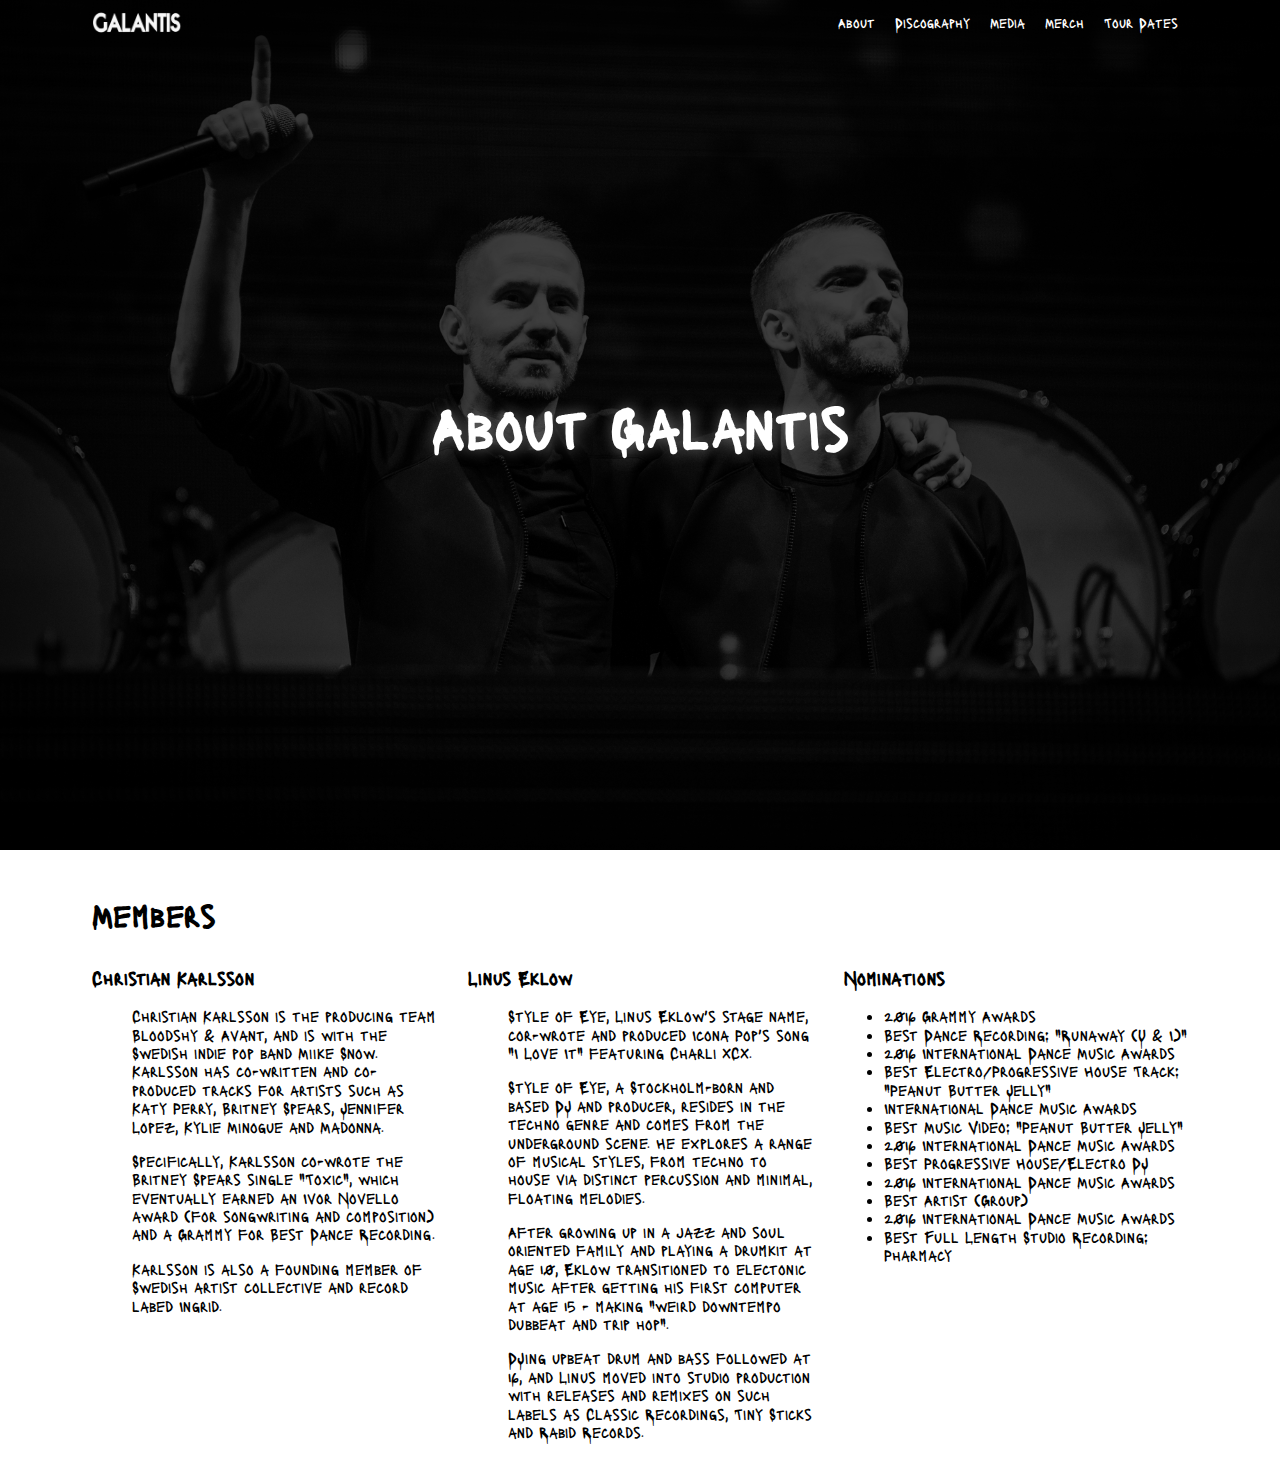
<file: about.html>
<!DOCTYPE html>
<html lang="en">
<head>
  <meta charset="UTF-8">
  <meta name="description" content="Final Project for HTML5/CSS3 Course">
  <meta name="keywords" content="HTML,CSS,JavaScript,jQuery">
  <meta name="author" content="Spencer E Gutterman">
  <meta name="viewport" content="width=device-width, initial-scale=1">
  <title>Galantis</title>
  <link rel="icon" type="image/jpg" sizes="32x32" href="./assets/images/favicon-32x32.jpg">
  <link rel="icon" type="image/jpg" sizes="16x16" href="./assets/images/favicon-16x16.jpg">
  <link rel="stylesheet" type="text/css" href="./assets/stylesheets/normalize.css" />
  <link href="https://fonts.googleapis.com/css?family=Roboto&display=swap" rel="stylesheet">
  <link href="https://fonts.googleapis.com/css?family=Lacquer&display=swap" rel="stylesheet">
  <link href="https://fonts.googleapis.com/css?family=Amatic+SC|Gloria+Hallelujah&display=swap" rel="stylesheet">
  <link rel="stylesheet" type="text/css" href="./assets/stylesheets/flexboxgrid.min.css" />
  <link rel="stylesheet" type="text/css" href="./assets/stylesheets/styles.css" />
</head>
<body>
  <div class="header">
    <div class="container">
      <div class="row">
        <div class="col-xs-12 col-sm-4">
          <a href="index.html"><img class="logo" src="./assets/images/galantishome/logoclear.png" alt="Galantis text logo" /></a>
          <div id="MenuIcon" class="mobile-menu-icon">
            <div></div>
            <div></div>
            <div></div>
          </div>
        </div>
        <nav id="MainMenu" class="col-xs-12 col-sm-8">
          <a class="active" href="about.html">About</a>
          <a href="discography.html">Discography</a>
          <a href="media.html">Media</a>
          <a href="merch.html">Merch</a>
          <a href="tour-dates.html">Tour Dates</a>
        </nav>
      </div>
    </div>
  </div>
  <main>
    <div class="page-banner about-banner">
      <h1 class="secondary-font banner-title">About Galantis</h1>
        </div>
    </section>
    <section>
      <div class="container">
        <div class="row">
          <div class="col-xs-12">
            <h1 class="section-title">Members</h1>
          </div>
          <div class="col-xs-12 col-md-4">
            <h3>Christian Karlsson</h3>
            <ul>
              <p> Christian Karlsson is the producing team Bloodshy & Avant, and is with the Swedish indie pop band Miike Snow. Karlsson has co-written and co-produced tracks for artists such as Katy Perry, Britney Spears, Jennifer Lopez, Kylie Minogue and Madonna.</p>
              <p> Specifically, Karlsson co-wrote the Britney Spears single "Toxic", which eventually earned an Ivor Novello award (for songwriting and composition) and a Grammy for Best Dance Recording. </p>
              <p> Karlsson is also a founding member of Swedish artist collective and record labed Ingrid. </p>
            </ul>

          </div>
          <div class="col-xs-12 col-md-4">
            <h3>Linus Eklow</h3>
            <ul>

                <p> Style of Eye, Linus Eklow's stage name, cor-wrote and produced Icona Pop's song "I Love It" featuring Charli XCX. </p>
                <p> Style of Eye, a Stockholm-born and based DJ and producer, resides in the techno genre and comes from the underground scene. He explores a range of musical styles, from techno to house via distinct percussion and minimal, floating melodies. </p>
                <p> After growing up in a jazz and soul oriented family and playing a drumkit at age 10, Eklow transitioned to electonic music after getting his first computer at age 15 - making "weird downtempo dubbeat and trip hop". </p>
                <p> DJing upbeat drum and bass followed at 16, and Linus moved into studio production with releases and remixes on such labels as Classic Recordings, Tiny Sticks and Rabid Records.</p>
              
            </ul>
          </div>
          <div class="col-xs-12 col-md-4">
            <h3>Nominations</h3>
            <ul>
              <li>2016 Grammy Awards</li>
              <li>Best Dance Recording: "Runaway (U & I)"</li>
              <li>2016 International Dance Music Awards</li>
              <li>Best Electro/Progressive House Track: "Peanut Butter Jelly"</li>
              <li>International Dance Music Awards</li>
              <li>Best Music Video: "Peanut Butter Jelly"</li>
              <li>2016 International Dance Music Awards</li>
              <li>Best Progressive House/Electro DJ</li>
              <li>2016 International Dance Music Awards</li>
              <li>Best Artist (Group)</li>
              <li>2016 International Dance Music Awards</li>
              <li>Best Full Length Studio Recording: Pharmacy</li>
            </ul>
          </div>
        </div>
      </div>
    </section>
    </div>
  </main>
</body>
<script src="./assets/javascripts/jquery-3.3.1.min.js"></script>
<script src="./assets/javascripts/lodash.js"></script>
<script src="./assets/javascripts/mobile-menu.js"></script>
</html>
</file>
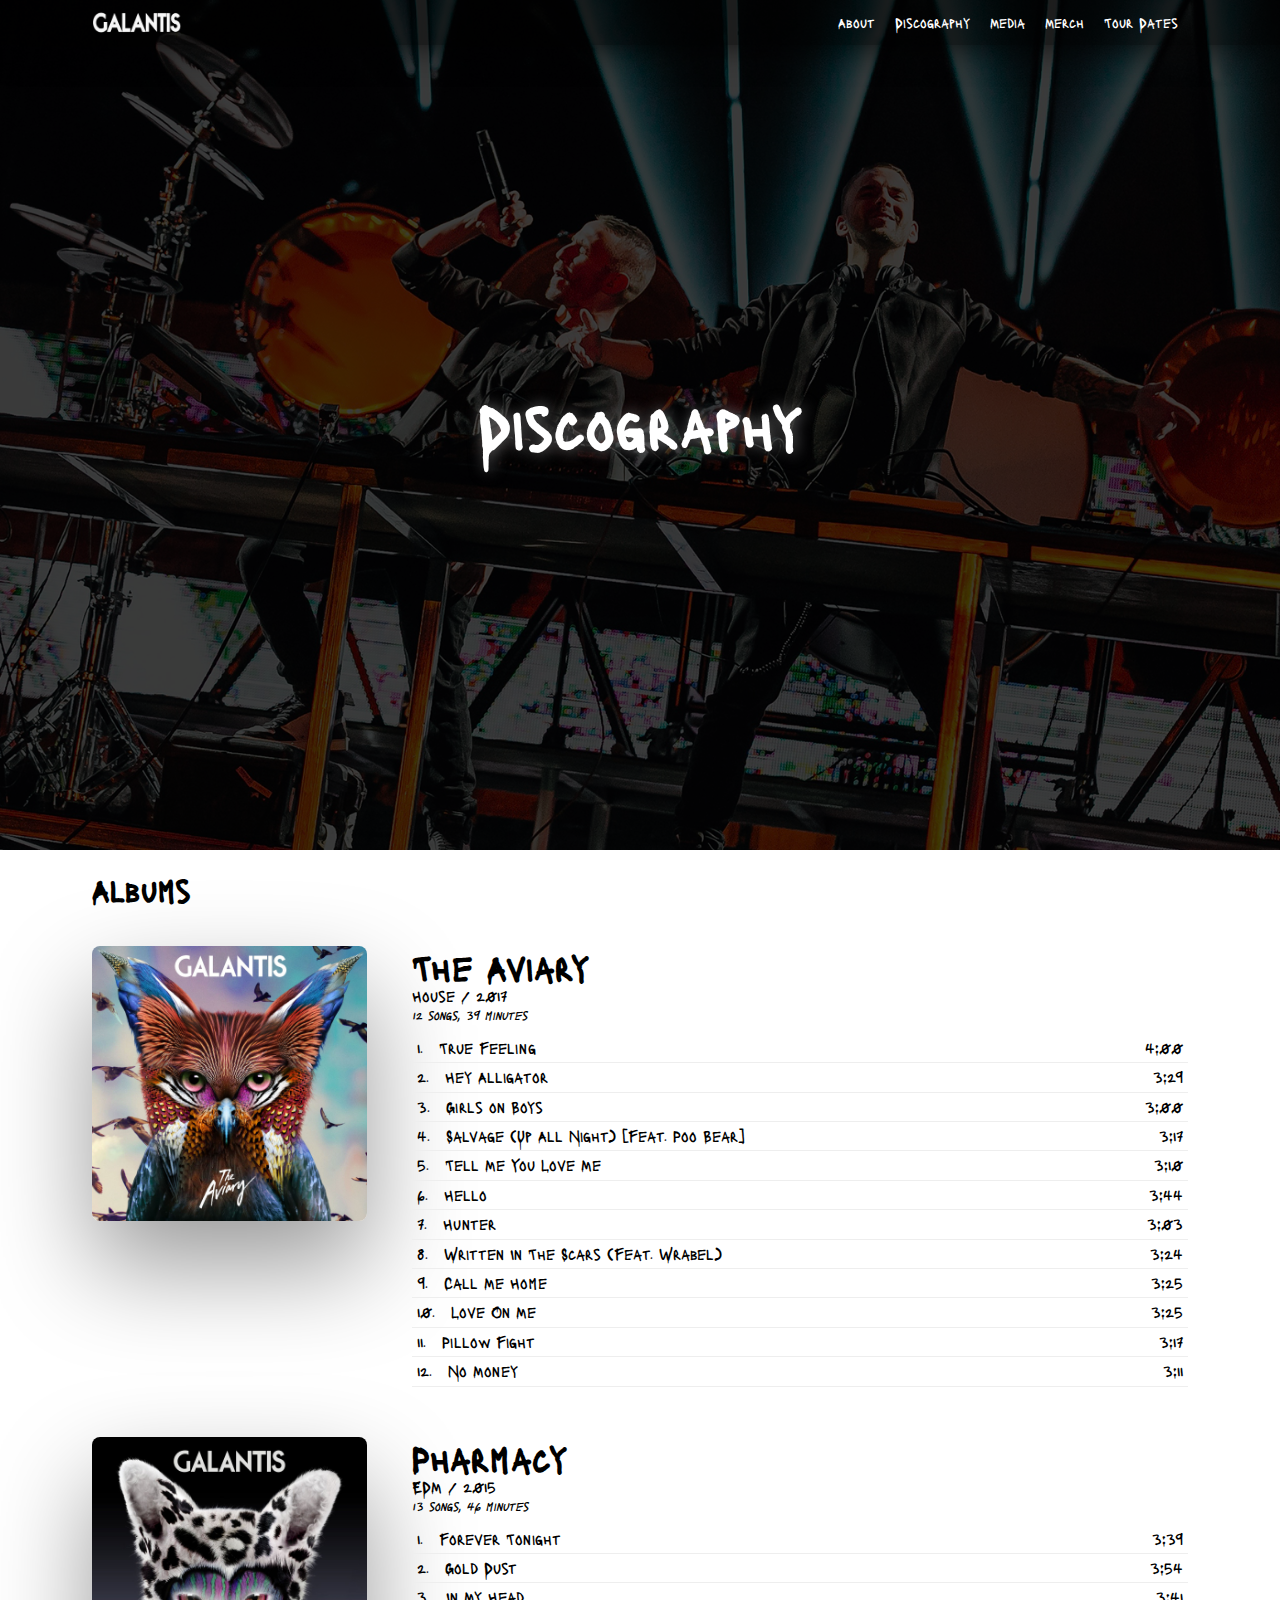
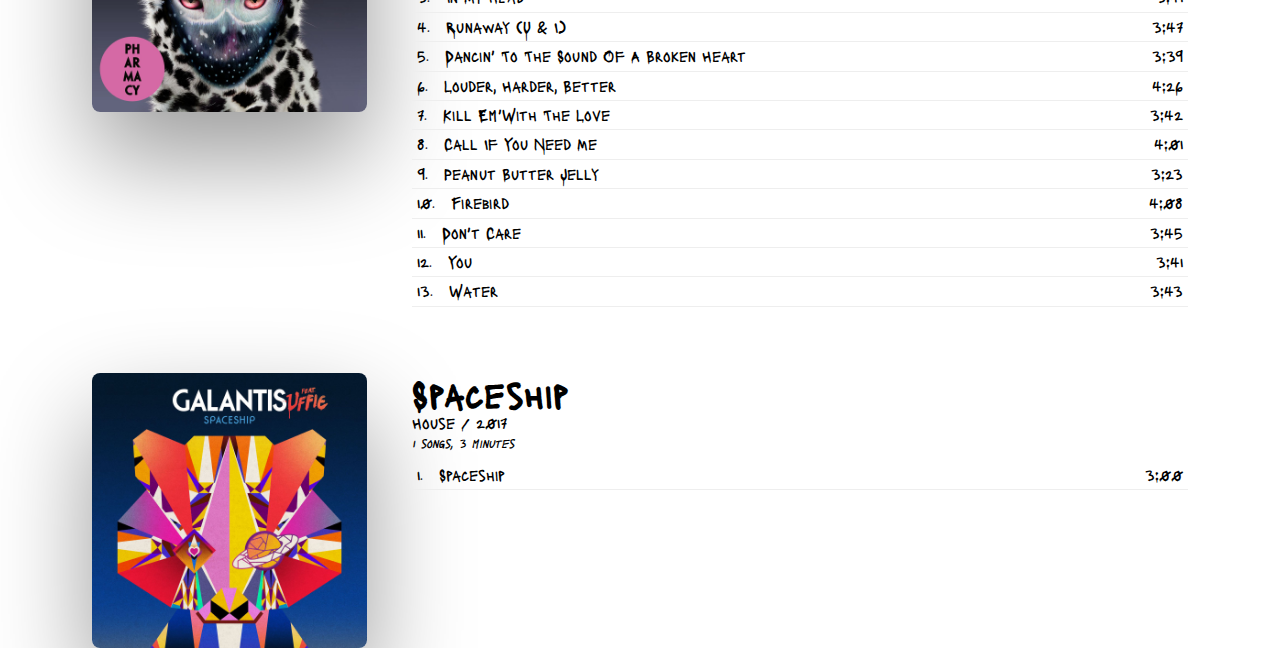
<file: discography.html>
<!DOCTYPE html>
<html lang="en">
<head>
  <meta charset="UTF-8">
  <meta name="description" content="Final Project for HTML5/CSS3 Course">
  <meta name="keywords" content="HTML,CSS,JavaScript,jQuery">
  <meta name="author" content="Spencer Gutterman">
  <meta name="viewport" content="width=device-width, initial-scale=1">
  <title>Galantis</title>
  <link rel="icon" type="image/jpg" sizes="32x32" href="./assets/images/favicon-32x32.jpg">
  <link rel="icon" type="image/jpg" sizes="16x16" href="./assets/images/favicon-16x16.jpg">
  <link rel="stylesheet" type="text/css" href="./assets/stylesheets/normalize.css" />
  <link href="https://fonts.googleapis.com/css?family=Roboto&display=swap" rel="stylesheet">
  <link href="https://fonts.googleapis.com/css?family=Lacquer&display=swap" rel="stylesheet">
  <link href="https://fonts.googleapis.com/css?family=Amatic+SC|Gloria+Hallelujah&display=swap" rel="stylesheet">
  <link rel="stylesheet" type="text/css" href="./assets/stylesheets/flexboxgrid.min.css" />
  <link rel="stylesheet" type="text/css" href="./assets/stylesheets/styles.css" />
</head>
<body class="homepage">
  <div class="header">
    <div class="container">
      <div class="row">
        <div class="col-xs-12 col-sm-4">
          <a href="index.html"><img class="logo" src="./assets/images/galantishome/logoclear.png" alt="Galantis text logo" /></a>
          <div id="MenuIcon" class="mobile-menu-icon">
            <div></div>
            <div></div>
            <div></div>
          </div>
        </div>
        <nav id="MainMenu" class="col-xs-12 col-sm-8">
          <a href="about.html">About</a>
          <a class="active" href="discography.html">Discography</a>
          <a href="media.html">Media</a>
          <a href="merch.html">Merch</a>
          <a href="tour-dates.html">Tour Dates</a>
        </nav>
      </div>
    </div>
  </div>
  <main>
    <div class="page-banner discography-banner">
      <h1 class="secondary-font banner-title">Discography</h1>
    </div>
    <div class="container">
      <div class="row">
        <div class="col-xs-12">
          <h1>Albums</h1>
        </div>
        <div class="col-xs-12">
          <div class="album">
            <img class="album-cover" src="./assets/images/galantisdiscography/the-aviary/the-aviary.jpg" alt="Skull" />
            <ul class="album-details">
              <li>
                <h2 class="album-title">The Aviary</h2>
              </li>
              <li>
                House / 2017
              </li>
              <li>
                <i style="font-size: 80%">12 songs, 39 minutes</i>
              </li>
              <ul class="track-listings">
                <li>
                  <div class="listing-left">
                    <span class="track-number">1.</span>
                    <span class="track-title">True Feeling</span>
                  </div>
                  <div class="listing-right">
                    <div class="track-time">4:00</div>
                  </div>
                </li>
                <li>
                  <div class="listing-left">
                    <span class="track-number">2.</span>
                    <span class="track-title">Hey Alligator</span>
                  </div>
                  <div class="listing-right">
                    <div class="track-time">3:29</div>
                  </div>
                </li>
                <li>
                  <div class="listing-left">
                    <span class="track-number">3.</span>
                    <span class="track-title">Girls on Boys</span>
                  </div>
                  <div class="listing-right">
                    <div class="track-time">3:00</div>
                  </div>
                </li>
                <li>
                  <div class="listing-left">
                    <span class="track-number">4.</span>
                    <span class="track-title">Salvage (Up All Night) [Feat. Poo Bear]</span>
                  </div>
                  <div class="listing-right">
                    <div class="track-time">3:17</div>
                  </div>
                </li>
                <li>
                  <div class="listing-left">
                    <span class="track-number">5.</span>
                    <span class="track-title">Tell Me You Love Me</span>
                  </div>
                  <div class="listing-right">
                    <div class="track-time">3:10</div>
                  </div>
                </li>
                <li>
                  <div class="listing-left">
                    <span class="track-number">6.</span>
                    <span class="track-title">Hello</span>
                  </div>
                  <div class="listing-right">
                    <div class="track-time">3:44</div>
                  </div>
                </li>
                <li>
                  <div class="listing-left">
                    <span class="track-number">7.</span>
                    <span class="track-title">Hunter</span>
                  </div>
                  <div class="listing-right">
                    <div class="track-time">3:03</div>
                  </div>
                </li>
                <li>
                  <div class="listing-left">
                    <span class="track-number">8.</span>
                    <span class="track-title">Written In The Scars (Feat. Wrabel)</span>
                  </div>
                  <div class="listing-right">
                    <div class="track-time">3:24</div>
                  </div>
                </li>
                <li>
                  <div class="listing-left">
                    <span class="track-number">9.</span>
                    <span class="track-title">Call Me Home</span>
                  </div>
                  <div class="listing-right">
                    <div class="track-time">3:25</div>
                  </div>
                </li>
                <li>
                  <div class="listing-left">
                    <span class="track-number">10.</span>
                    <span class="track-title">Love On Me</span>
                  </div>
                  <div class="listing-right">
                    <div class="track-time">3:25</div>
                  </div>
                </li>
                <li>
                  <div class="listing-left">
                    <span class="track-number">11.</span>
                    <span class="track-title">Pillow Fight</span>
                  </div>
                  <div class="listing-right">
                    <div class="track-time">3:17</div>
                  </div>
                </li>
                <li>
                  <div class="listing-left">
                    <span class="track-number">12.</span>
                    <span class="track-title">No Money</span>
                  </div>
                  <div class="listing-right">
                    <div class="track-time">3:11</div>
                  </div>
                </li>
              </ul>
            </ul>
          </div>
          <div class="album">
            <img class="album-cover" src="./assets/images/galantisdiscography/pharmacy/pharmacy.jpg" alt="Skull" />
            <ul class="album-details">
              <li>
                <h2 class="album-title">Pharmacy</h2>
              </li>
              <li>
                EDM / 2015
              </li>
              <li>
                <i style="font-size: 80%">13 songs, 46 minutes</i>
              </li>
              <ul class="track-listings">
                <li>
                  <div class="listing-left">
                    <span class="track-number">1.</span>
                    <span class="track-title">Forever Tonight</span>
                  </div>
                  <div class="listing-right">
                    <div class="track-time">3:39</div>
                  </div>
                </li>
                <li>
                  <div class="listing-left">
                    <span class="track-number">2.</span>
                    <span class="track-title">Gold Dust</span>
                  </div>
                  <div class="listing-right">
                    <div class="track-time">3:54</div>
                  </div>
                </li>
                <li>
                  <div class="listing-left">
                    <span class="track-number">3.</span>
                    <span class="track-title">In My Head</span>
                  </div>
                  <div class="listing-right">
                    <div class="track-time">3:41</div>
                  </div>
                </li>
                <li>
                  <div class="listing-left">
                    <span class="track-number">4.</span>
                    <span class="track-title">Runaway (U & I)</span>
                  </div>
                  <div class="listing-right">
                    <div class="track-time">3:47</div>
                  </div>
                </li>
                <li>
                  <div class="listing-left">
                    <span class="track-number">5.</span>
                    <span class="track-title">Dancin' To The Sound Of A Broken Heart</span>
                  </div>
                  <div class="listing-right">
                    <div class="track-time">3:39</div>
                  </div>
                </li>
                <li>
                  <div class="listing-left">
                    <span class="track-number">6.</span>
                    <span class="track-title">Louder, Harder, Better</span>
                  </div>
                  <div class="listing-right">
                    <div class="track-time">4:26</div>
                  </div>
                </li>
                <li>
                  <div class="listing-left">
                    <span class="track-number">7.</span>
                    <span class="track-title">Kill Em'With The Love</span>
                  </div>
                  <div class="listing-right">
                    <div class="track-time">3:42</div>
                  </div>
                </li>
                <li>
                  <div class="listing-left">
                    <span class="track-number">8.</span>
                    <span class="track-title">Call If You Need Me</span>
                  </div>
                  <div class="listing-right">
                    <div class="track-time">4:01</div>
                  </div>
                </li>
                <li>
                  <div class="listing-left">
                    <span class="track-number">9.</span>
                    <span class="track-title">Peanut Butter Jelly</span>
                  </div>
                  <div class="listing-right">
                    <div class="track-time">3:23</div>
                  </div>
                </li>
                <li>
                  <div class="listing-left">
                    <span class="track-number">10.</span>
                    <span class="track-title">Firebird</span>
                  </div>
                  <div class="listing-right">
                    <div class="track-time">4:08</div>
                  </div>
                </li>
                <li>
                  <div class="listing-left">
                    <span class="track-number">11.</span>
                    <span class="track-title">Don't Care</span>
                  </div>
                  <div class="listing-right">
                    <div class="track-time">3:45</div>
                  </div>
                </li>
                <li>
                  <div class="listing-left">
                    <span class="track-number">12.</span>
                    <span class="track-title">You</span>
                  </div>
                  <div class="listing-right">
                    <div class="track-time">3:41</div>
                  </div>
                </li>
                <li>
                  <div class="listing-left">
                    <span class="track-number">13.</span>
                    <span class="track-title">Water</span>
                  </div>
                  <div class="listing-right">
                    <div class="track-time">3:43</div>
                  </div>
                </li>
              </ul>
            </ul>
          </div>
        </div>
        <div class="col-xs-12">
          <div class="album">
            <img class="album-cover" src="./assets/images/galantisdiscography/spaceship/spaceship.jpg" alt="Skull" />
            <ul class="album-details">
              <li>
                <h2 class="album-title">Spaceship</h2>
              </li>
              <li>
                House / 2017
              </li>
              <li>
                <i style="font-size: 80%">1 songs, 3 minutes</i>
              </li>
              <ul class="track-listings">
                <li>
                  <div class="listing-left">
                    <span class="track-number">1.</span>
                    <span class="track-title">Spaceship</span>
                  </div>
                  <div class="listing-right">
                    <div class="track-time">3:00</div>
                  </div>
                </li>

                </li>
              </ul>
            </ul>
          </div>
        </div>
      </div>
    </div>
  </main>
</body>
<script src="./assets/javascripts/jquery-3.3.1.min.js"></script>
<script src="./assets/javascripts/lodash.js"></script>
<script src="./assets/javascripts/mobile-menu.js"></script>
</html>
</file>
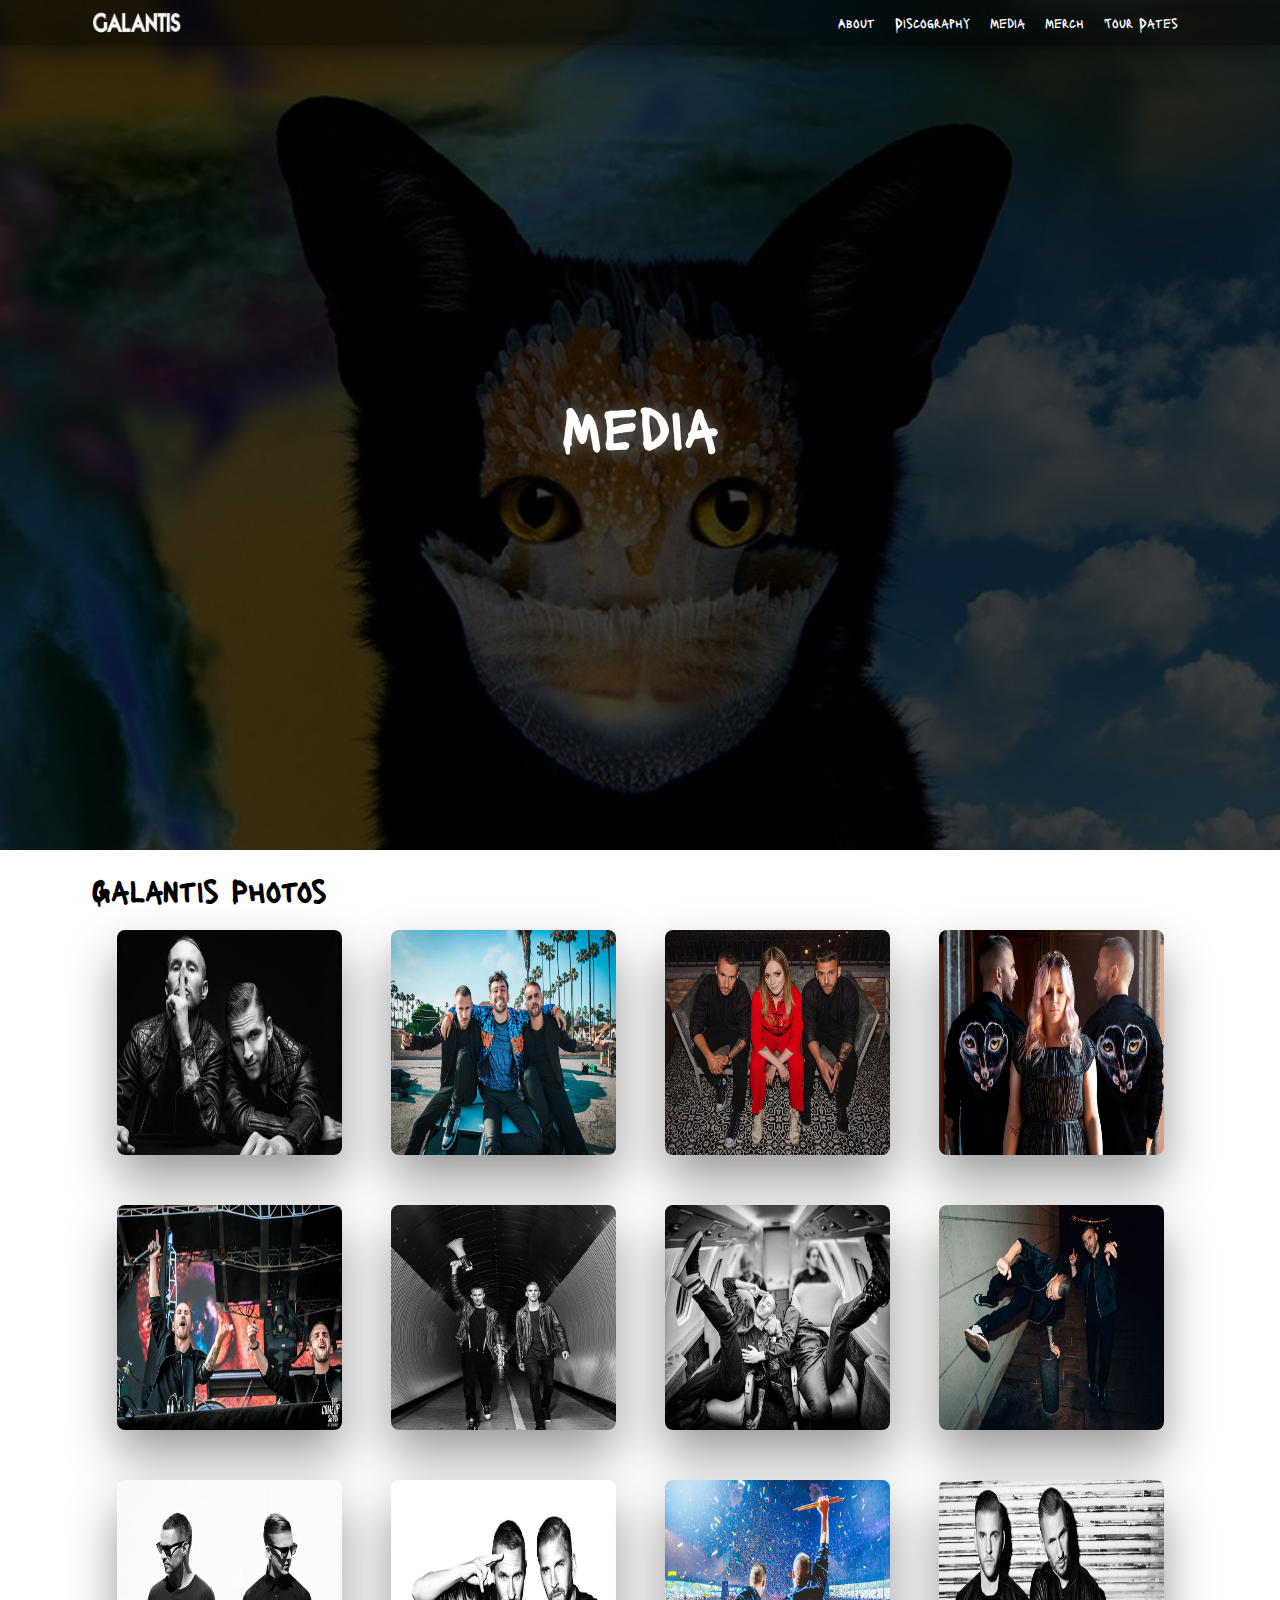
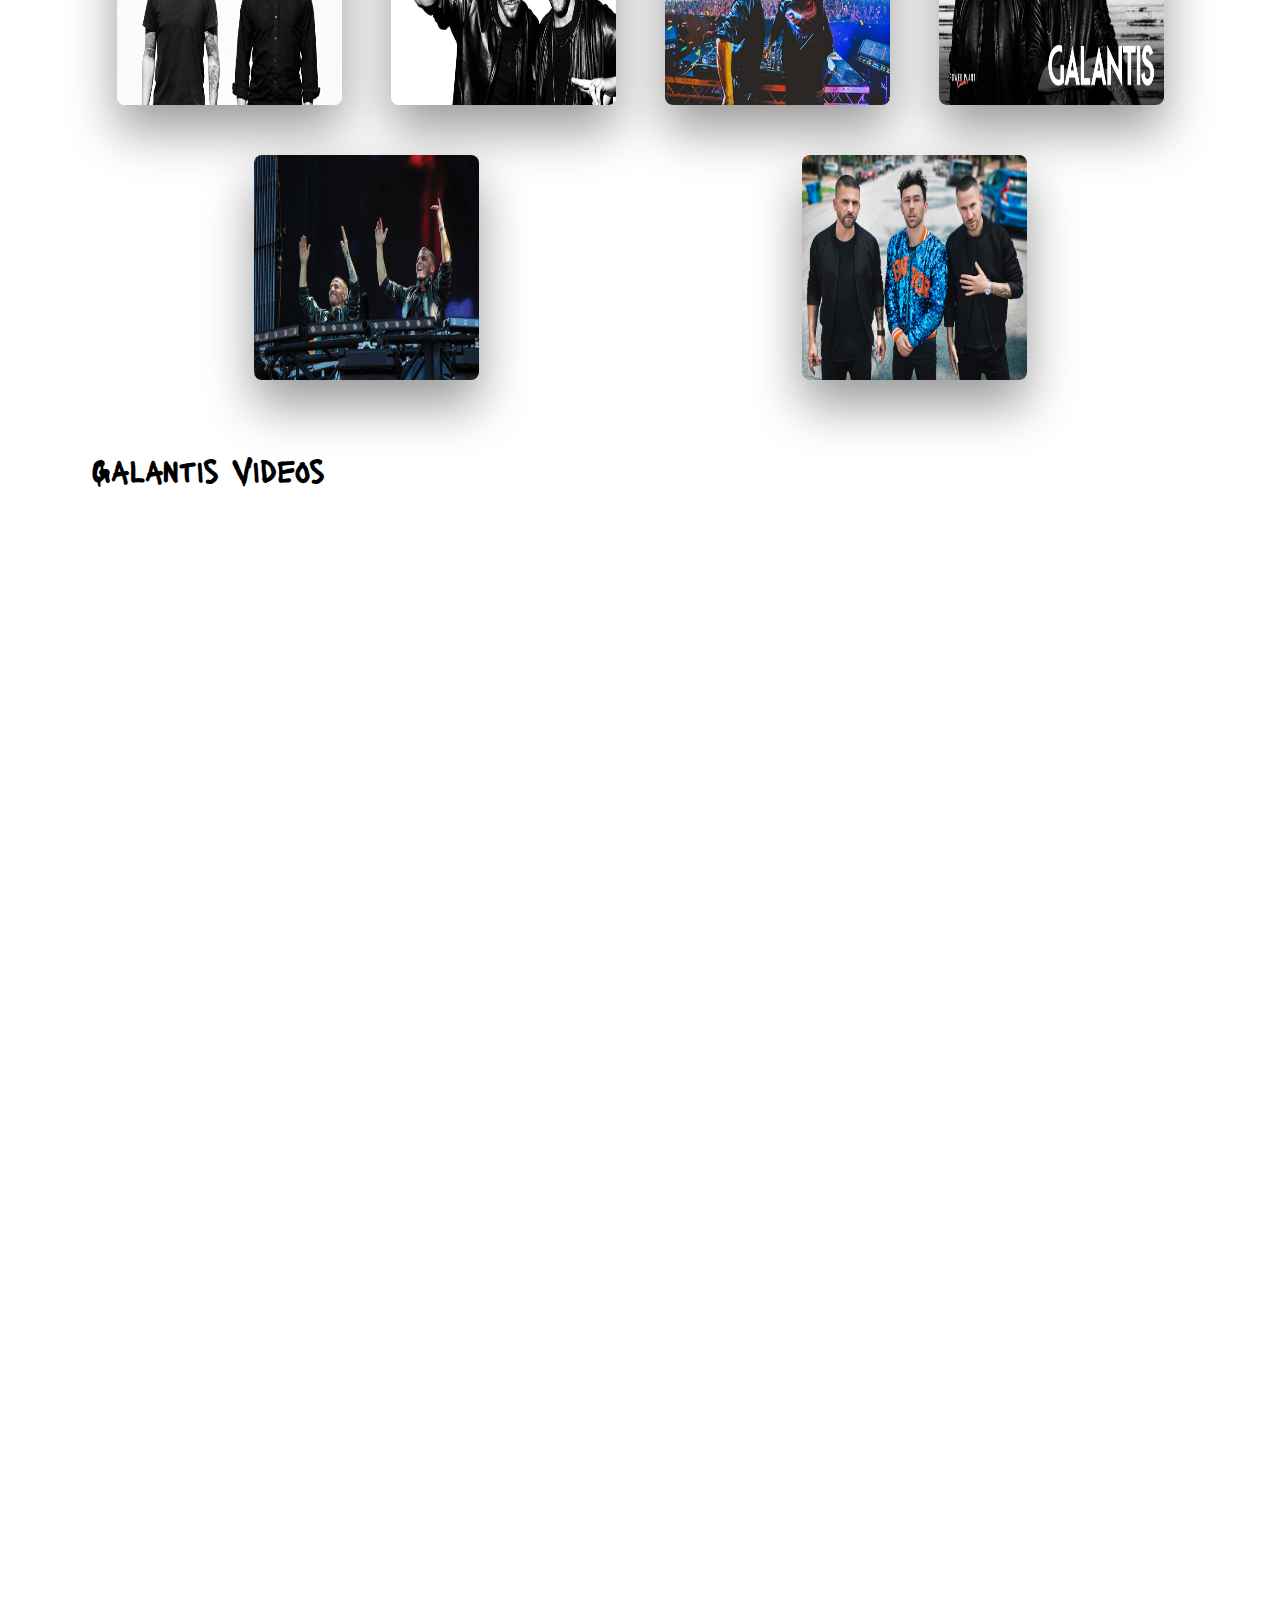
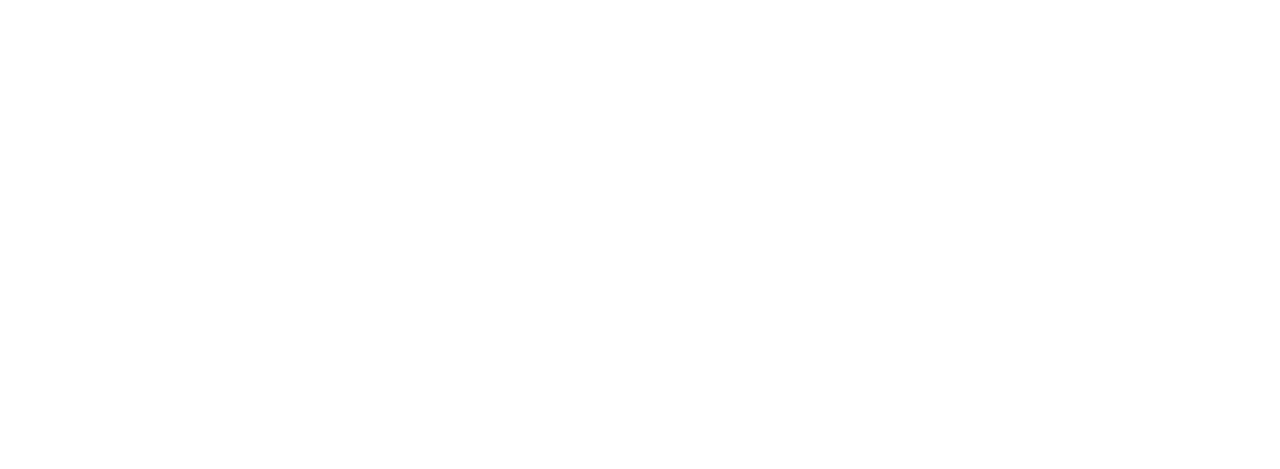
<file: media.html>
<!DOCTYPE html>
<html lang="en">
<head>
  <meta charset="UTF-8">
  <meta name="description" content="Final Project for HTML5/CSS3 Course">
  <meta name="keywords" content="HTML,CSS,JavaScript,jQuery">
  <meta name="author" content="Spencer Gutterman">
  <meta name="viewport" content="width=device-width, initial-scale=1">
  <title>Galantis</title>
  <link rel="icon" type="image/jpg" sizes="32x32" href="./assets/images/favicon-32x32.jpg">
  <link rel="icon" type="image/jpg" sizes="16x16" href="./assets/images/favicon-16x16.jpg">
  <link rel="stylesheet" type="text/css" href="./assets/stylesheets/normalize.css" />
  <link href="https://fonts.googleapis.com/css?family=Roboto&display=swap" rel="stylesheet">
  <link href="https://fonts.googleapis.com/css?family=Lacquer&display=swap" rel="stylesheet">
  <link href="https://fonts.googleapis.com/css?family=Amatic+SC|Gloria+Hallelujah&display=swap" rel="stylesheet">
  <link href="./assets/stylesheets/lightbox.min.css" rel="stylesheet" />
  <link rel="stylesheet" type="text/css" href="./assets/stylesheets/flexboxgrid.min.css" />
  <link rel="stylesheet" type="text/css" href="./assets/stylesheets/styles.css" />
</head>
<body>
  <div class="header">
    <div class="container">
      <div class="row">
        <div class="col-xs-12 col-sm-4">
          <a href="index.html"><img class="logo" src="./assets/images/galantishome/logoclear.png" alt="Galantis text logo" /></a>
          <div id="MenuIcon" class="mobile-menu-icon">
            <div></div>
            <div></div>
            <div></div>
          </div>
        </div>
        <nav id="MainMenu" class="col-xs-12 col-sm-8">
          <a href="about.html">About</a>
          <a href="discography.html">Discography</a>
          <a class="active" href="media.html">Media</a>
          <a href="merch.html">Merch</a>
          <a href="tour-dates.html">Tour Dates</a>
        </nav>
      </div>
    </div>
  </div>
  <main>
    <div class="page-banner media-banner">
      <h1 class="secondary-font banner-title">Media</h1>
    </div>
    <div class="container">
      <h1>Galantis Photos</h1>
      <div class="media-list">
        <div class="media-card-wrapper">
          <a class="media-card" href="./assets/images/galantismedia/media1.jpg" data-lightbox="galantis">
            <img src="./assets/images/galantismedia/media1.jpg" />
          </a>
        </div>
        <div class="media-card-wrapper">
          <a class="media-card" href="./assets/images/galantismedia/media2.jpg" data-lightbox="galantis">
            <img src="./assets/images/galantismedia/media2.jpg" />
          </a>
        </div>
        <div class="media-card-wrapper">
          <a class="media-card" href="./assets/images/galantismedia/media3.jpg" data-lightbox="galantis">
            <img src="./assets/images/galantismedia/media3.jpg" />
          </a>
        </div>
        <div class="media-card-wrapper">
          <a class="media-card" href="./assets/images/galantismedia/media4.jpg" data-lightbox="galantis">
            <img src="./assets/images/galantismedia/media4.jpg" />
          </a>
        </div>
        <div class="media-card-wrapper">
          <a class="media-card" href="./assets/images/galantismedia/media5.jpg" data-lightbox="galantis">
            <img src="./assets/images/galantismedia/media5.jpg" />
          </a>
        </div>
        <div class="media-card-wrapper">
          <a class="media-card" href="./assets/images/galantismedia/media6.jpg" data-lightbox="deftones">
            <img src="./assets/images/galantismedia/media6.jpg" />
          </a>
        </div>
        <div class="media-card-wrapper">
          <a class="media-card" href="./assets/images/galantismedia/media7.jpg" data-lightbox="galantis">
            <img src="./assets/images/galantismedia/media7.jpg" />
          </a>
        </div>
        <div class="media-card-wrapper">
          <a class="media-card" href="./assets/images/galantismedia/media8.jpg" data-lightbox="galantis">
            <img src="./assets/images/galantismedia/media8.jpg" />
          </a>
        </div>
        <div class="media-card-wrapper">
          <a class="media-card" href="./assets/images/galantismedia/media9.jpg" data-lightbox="galantis">
            <img src="./assets/images/galantismedia/media9.jpg" />
          </a>
        </div>
        <div class="media-card-wrapper">
          <a class="media-card" href="./assets/images/galantismedia/media10.jpg" data-lightbox="galantis">
            <img src="./assets/images/galantismedia/media10.jpg" />
          </a>
        </div>
        <div class="media-card-wrapper">
          <a class="media-card" href="./assets/images/galantismedia/media11.jpg" data-lightbox="galantis">
            <img src="./assets/images/galantismedia/media11.jpg" />
          </a>
        </div>
        <div class="media-card-wrapper">
          <a class="media-card" href="./assets/images/galantismedia/media12.jpg" data-lightbox="galantis">
            <img src="./assets/images/galantismedia/media12.jpg" />
          </a>
        </div>
        <div class="media-card-wrapper">
          <a class="media-card" href="./assets/images/galantismedia/media13.jpg" data-lightbox="galantis">
            <img src="./assets/images/galantismedia/media13.jpg" />
          </a>
        </div>
        <div class="media-card-wrapper">
          <a class="media-card" href="./assets/images/galantismedia/media14.jpg" data-lightbox="galantis">
            <img src="./assets/images/galantismedia/media14.jpg" />
          </a>
        </div>
      </div>
      <h1>Galantis Videos</h1>
      <div class="media-list">
        <iframe width="660" height="415" src="https://www.youtube.com/embed/hPG8dKAj5_k" frameborder="0" allow="accelerometer; autoplay; encrypted-media; gyroscope; picture-in-picture" allowfullscreen></iframe>
        <iframe width="660" height="315" src="https://www.youtube.com/embed/5XR7naZ_zZA" frameborder="0" allow="accelerometer; autoplay; encrypted-media; gyroscope; picture-in-picture" allowfullscreen></iframe>
        <iframe width="660" height="315" src="https://www.youtube.com/embed/4jBDnYE1WjI" frameborder="0" allow="accelerometer; autoplay; encrypted-media; gyroscope; picture-in-picture" allowfullscreen></iframe>
        <iframe width="660" height="315" src="https://www.youtube.com/embed/xUVz4nRmxn4" frameborder="0" allow="accelerometer; autoplay; encrypted-media; gyroscope; picture-in-picture" allowfullscreen></iframe>
      </div>

    </div>
  </main>
</body>
<script src="./assets/javascripts/jquery-3.3.1.min.js"></script>
<script src="./assets/javascripts/lightbox.min.js"></script>
<script src="./assets/javascripts/lodash.js"></script>
<script src="./assets/javascripts/mobile-menu.js"></script>
</html>
</file>
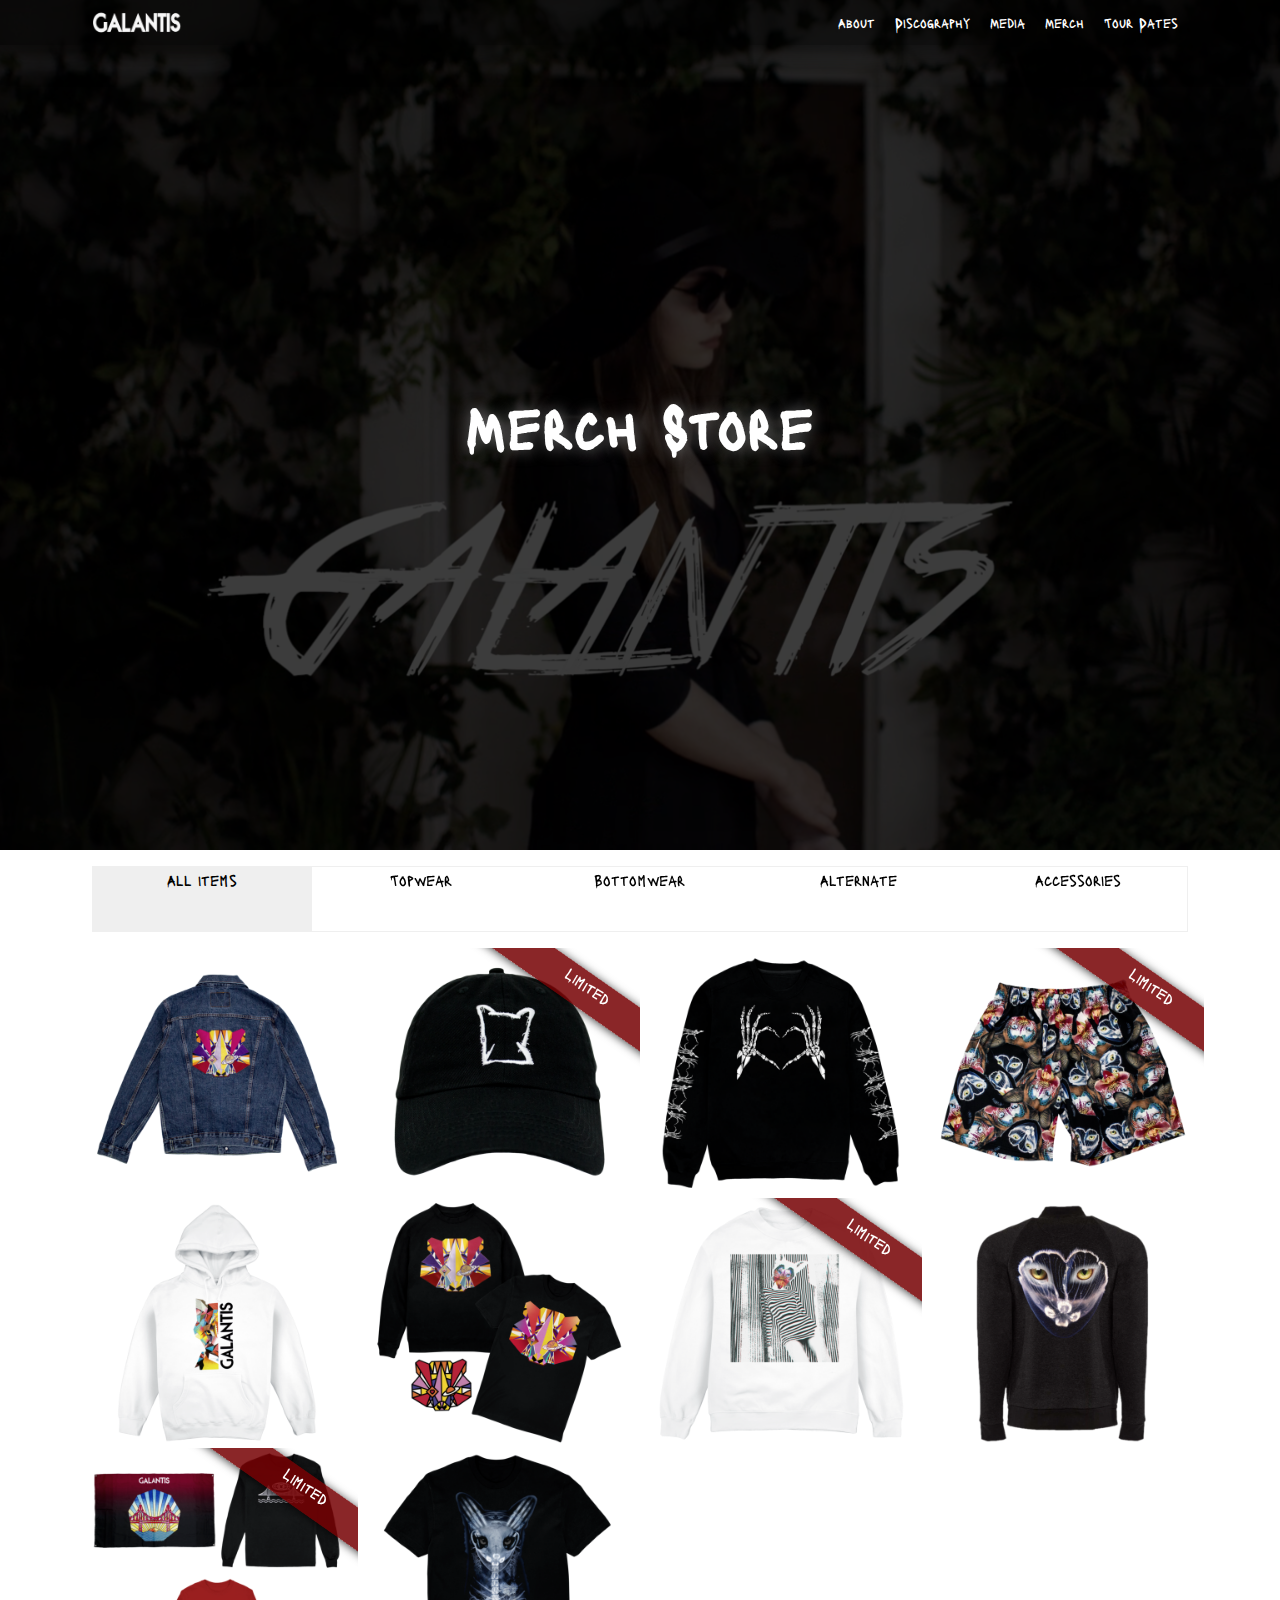
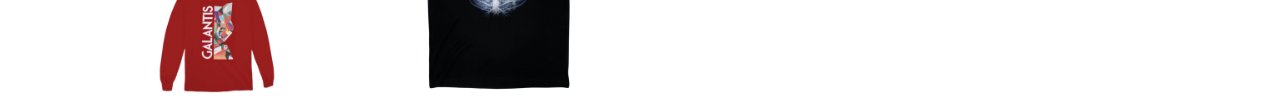
<file: merch.html>
<!DOCTYPE html>
<html lang="en">
<head>
  <meta charset="UTF-8">
  <meta name="description" content="Final Project for HTML5/CSS3 Course">
  <meta name="keywords" content="HTML,CSS,JavaScript,jQuery">
  <meta name="author" content="Spencer E Gutterman">
  <meta name="viewport" content="width=device-width, initial-scale=1">
  <title>Galantis</title>
  <link rel="icon" type="image/jpg" sizes="32x32" href="./assets/images/favicon-32x32.jpg">
  <link rel="icon" type="image/jpg" sizes="16x16" href="./assets/images/favicon-16x16.jpg">
  <link rel="stylesheet" type="text/css" href="./assets/stylesheets/normalize.css" />
  <link href="https://fonts.googleapis.com/css?family=Lacquer&display=swap" rel="stylesheet">
  <link rel="stylesheet" type="text/css" href="./assets/stylesheets/flexboxgrid.min.css" />
  <link rel="stylesheet" type="text/css" href="./assets/stylesheets/styles.css" />
</head>

<body>
  <div class="header">
    <div class="container">
      <div class="row">
        <div class="col-xs-12 col-sm-4">
          <a href="index.html"><img class="logo" src="./assets/images/galantishome/logoclear.png" alt="Galantis text logo" /></a>
          <div id="MenuIcon" class="mobile-menu-icon">
            <div></div>
            <div></div>
            <div></div>
          </div>
        </div>
        <nav id="MainMenu" class="col-xs-12 col-sm-8">
          <a href="about.html">About</a>
          <a href="discography.html">Discography</a>
          <a href="media.html">Media</a>
          <a class="active" href="merch.html">Merch</a>
          <a href="tour-dates.html">Tour Dates</a>
        </nav>
      </div>
    </div>
  </div>
  <main>
    <div class="page-banner merch-banner">
      <h1 class="secondary-font banner-title">Merch Store</h1>
    </div>
    <div class="container">
      <div class="row">
        <div class="col-xs-12">
          <ul class="merch-controls">
            <li data-filter="all">
              <button class="merch-ctrl-btn active all-icon">All items</button>
            </li>
            <li data-filter="topwear">
              <button class="merch-ctrl-btn">
                <span>Topwear</span>
                <img src="./assets/images/galantismerch/icons/008-shirt.svg" />
              </button>
            </li>
            <li data-filter="bottomwear">
              <button class="merch-ctrl-btn bottomwear-icon">
                <span>Bottomwear</span>
                <img src="./assets/images/galantismerch/icons/009-shorts.svg" />
              </button>
            </li>
            <li data-filter="headwear">
              <button class="merch-ctrl-btn headwear-icon">
                <span>Alternate</span>
                <img src="./assets/images/galantismerch/icons/011-sock.svg" />
              </button>
            </li>
            <li data-filter="accessories">
              <button class="merch-ctrl-btn accessories-icon">
                <span>Accessories</span>
                <img src="./assets/images/galantismerch/icons/016-tank top.svg" />
              </button>
            </li>
          </ul>
        </div>
      </div>

      <div class="filtr-container row">
        <div class="col-xs-12 col-sm-4 col-md-3 filtr-item --sold-out" data-category="topwear" data-sort="value">
          <img
            class="image-responsive"
            src="./assets/images/galantismerch/tops1.png"
            alt="Blue Galantis Jacket"
          />
        </div>
        <div class="col-xs-12 col-sm-4 col-md-3 filtr-item --limited" data-category="headwear" data-sort="value">
          <img
            class="image-responsive"
            src="./assets/images/galantismerch/hat1.png"
            alt="Black Galantis Hat"
          />
        </div>
        <div class="col-xs-12 col-sm-4 col-md-3 filtr-item --sold-out" data-category="topwear" data-sort="value">
          <img
            class="image-responsive"
            src="./assets/images/galantismerch/tops4.png"
            alt="Black Galantis Crew Jacket"
          />
        </div>
        <div class="col-xs-12 col-sm-4 col-md-3 filtr-item --limited" data-category="bottomwear" data-sort="value">
          <img
            class="image-responsive"
            src="./assets/images/galantismerch/bottoms1.png"
            alt="Black Galantis Shorts"
          />
        </div>
        <div class="col-xs-12 col-sm-4 col-md-3 filtr-item --sold-out" data-category="topwear" data-sort="value">
          <img
            class="image-responsive"
            src="./assets/images/galantismerch/tops5.png"
            alt="White Galantis Hoodie"
          />
        </div>
        <div class="col-xs-12 col-sm-4 col-md-3 filtr-item --sold-out" data-category="accessories" data-sort="value">
          <img
            class="image-responsive"
            src="./assets/images/galantismerch/bundle1.png"
            alt="Black Galantis shirts with Galantis stickers"
          />
        </div>
        <div class="col-xs-12 col-sm-4 col-md-3 filtr-item --limited" data-category="topwear" data-sort="value">
          <img
            class="image-responsive"
            src="./assets/images/galantismerch/tops6.png"
            alt="White Galantis Jacket"
          />
        </div>
        <div class="col-xs-12 col-sm-4 col-md-3 filtr-item --sold-out" data-category="topwear" data-sort="value">
          <img
            class="image-responsive"
            src="./assets/images/galantismerch/tops2.png"
            alt="Long sleeve black Galantis shirt and Crew Sweater"
          />
        </div>
        <div class="col-xs-12 col-sm-4 col-md-3 filtr-item --limited" data-category="accessories" data-sort="value">
          <img
            class="image-responsive"
            src="./assets/images/galantismerch/bundle2.png"
            alt="Black Galantis shirts with poster"
          />
        </div>
        <div class="col-xs-12 col-sm-4 col-md-3 filtr-item --sold-out" data-category="topwear" data-sort="value">
          <img
            class="image-responsive"
            src="./assets/images/galantismerch/tops3.png"
            alt="Black Galantis shirt with skull fox"
          />
        </div>
      </div>
    </div>
  </main>
</body>
<script src="./assets/javascripts/jquery-3.3.1.min.js"></script>
<script src="./assets/javascripts/jquery.filterizr.min.js"></script>
<script src="./assets/javascripts/lodash.js"></script>
<script src="./assets/javascripts/mobile-menu.js"></script>
<script>
  $(document).ready(function() {
    $('.filtr-container').filterizr({});
    $('.merch-ctrl-btn').click(function(){
      if($(this).hasClass('active')){
        return false;
      } else {
        $('.merch-ctrl-btn').removeClass('active');
        $(this).addClass('active');
      }
    })
  });
</script>

</html>
</file>
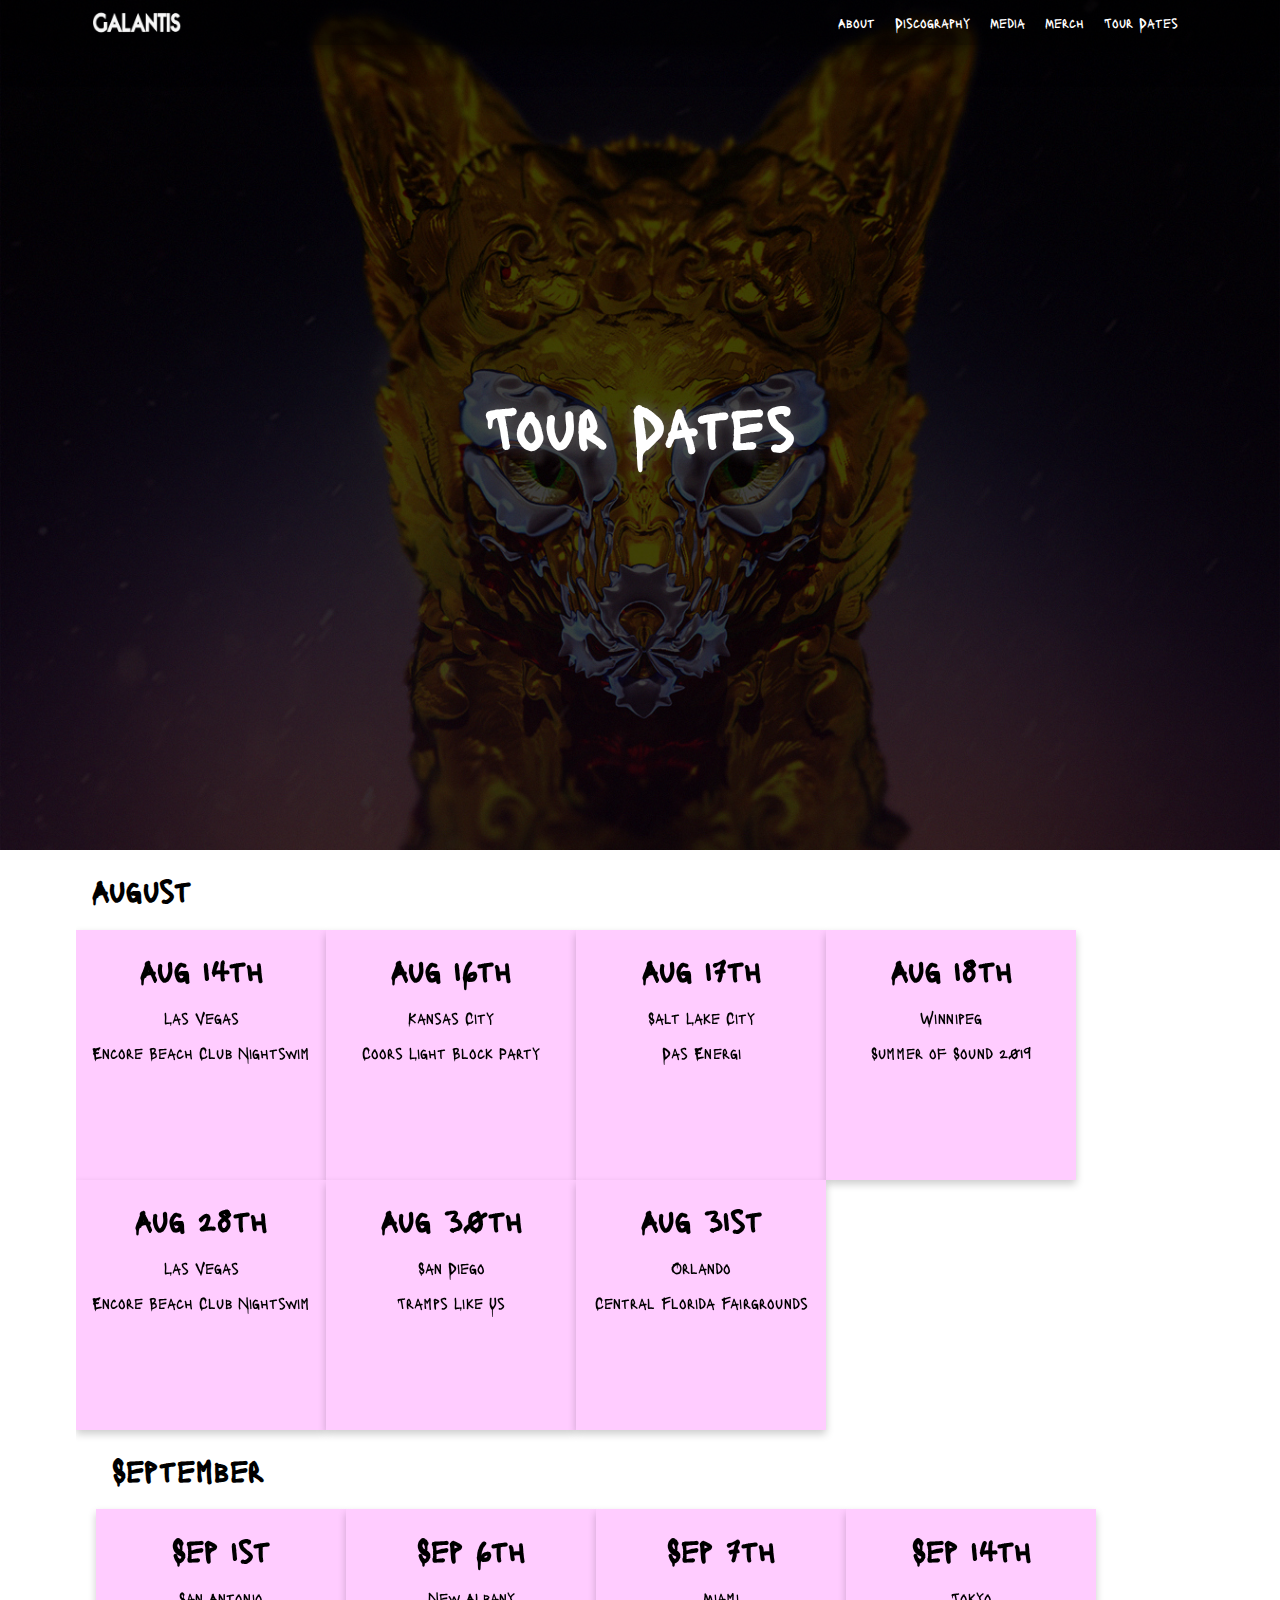
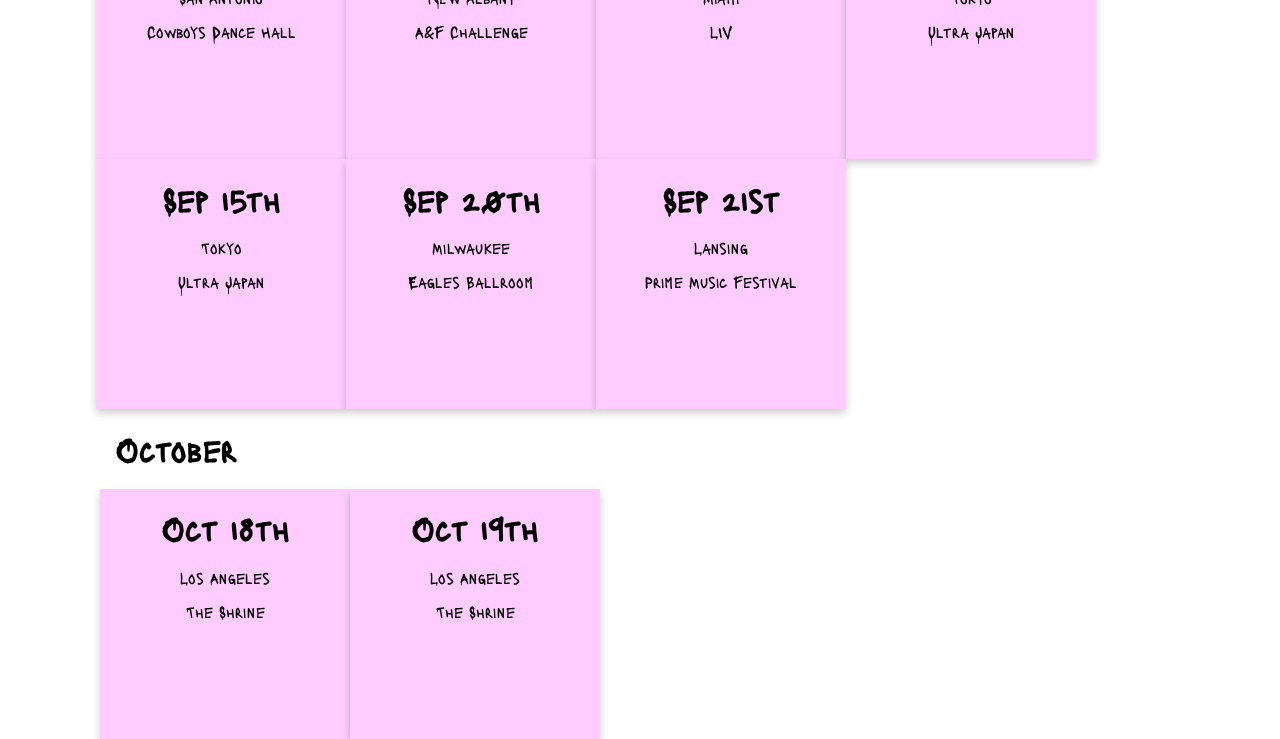
<file: tour-dates.html>
<!DOCTYPE html>
<html lang="en">
<head>
  <meta charset="UTF-8">
  <meta name="description" content="Final Project for HTML5/CSS3 Course">
  <meta name="keywords" content="HTML,CSS,JavaScript,jQuery">
  <meta name="author" content="Spencer Gutterman">
  <meta name="viewport" content="width=device-width, initial-scale=1">
  <style>

  * {
    box-sizing: border-box;
  }

  body

  /* Float four columns side by side */
  .column {
    float: left;
    width: 25%;
    padding: 0 10px;
  }

  /* Remove extra left and right margins, due to padding */
  .row {margin: 0 -5px;}

  /* Clear floats after the columns */
  .row:after {
    content: "";
    display: table;
    clear: both;
  }

  /* Responsive columns */
  @media screen and (max-width: 800px) {
    .column {
      width: 100%;
      display: block;
      margin-bottom: 10px;
    }
  }

  /* Style the counter cards */
  .card {
    box-shadow: 0 4px 8px 0 rgba(0, 0, 0, 0.2);
    padding: 64px;
    text-align: center;
    background-color: #ffccff;
  }
  {
    font-family: Arial, Helvetica, sans-serif;
  }

  .flip-card {
    background-color: transparent;
    width: 250px;
    height: 250px;
    perspective: 1000px;
  }

  .flip-card-inner {
    position: relative;
    width: 100%;
    height: 100%;
    text-align: center;
    transition: transform 0.6s;
    transform-style: preserve-3d;
    box-shadow: 0 4px 8px 0 rgba(0,0,0,0.2);
  }

  .flip-card:hover .flip-card-inner {
    transform: rotateY(180deg);
  }

  .flip-card-front, .flip-card-back {
    position: absolute;
    width: 100%;
    height: 100%;
    backface-visibility: hidden;
  }

  .flip-card-front {
    background-color: #ffccff;
    color: black;
    text-align: center;
  }

  .flip-card-back {
    background-color: #ffccff;
    color: black;
    transform: rotateY(180deg);
    text-align: center;
    padding: 70px;
  }

  </style>
  <title>Galantis</title>
  <link rel="stylesheet" type="text/css" href="./assets/stylesheets/normalize.css" />
  <link rel="icon" type="image/jpg" sizes="32x32" href="./assets/images/favicon-32x32.jpg">
  <link rel="icon" type="image/jpg" sizes="16x16" href="./assets/images/favicon-16x16.jpg">
  <link href="https://fonts.googleapis.com/css?family=Roboto&display=swap" rel="stylesheet">
  <link href="https://fonts.googleapis.com/css?family=Lacquer&display=swap" rel="stylesheet">
  <link href="https://fonts.googleapis.com/css?family=Amatic+SC|Gloria+Hallelujah&display=swap" rel="stylesheet">
  <link rel="stylesheet" type="text/css" href="./assets/stylesheets/flexboxgrid.min.css" />
  <link rel="stylesheet" type="text/css" href="./assets/stylesheets/styles.css" />
</head>
<body>
  <div class="header">
    <div class="container">
      <div class="row">
        <div class="col-xs-12 col-sm-4">
          <a href="index.html"><img class="logo" src="./assets/images/galantishome/logoclear.png" alt="Galantis text logo" /></a>
          <div id="MenuIcon" class="mobile-menu-icon">
            <div></div>
            <div></div>
            <div></div>
          </div>
        </div>
        <nav id="MainMenu" class="col-xs-12 col-sm-8">
          <a href="about.html">About</a>
          <a href="discography.html">Discography</a>
          <a href="media.html">Media</a>
          <a href="merch.html">Merch</a>
          <a class="active" href="tour-dates.html">Tour Dates</a>
        </nav>
      </div>
    </div>
  </div>
  <main>
    <div class="page-banner tour-dates-banner">
      <h1 class="secondary-font banner-title">Tour Dates</h1>
    </div>

    <div class="container">
      <div class="row">
          <div class="col-xs-12" style="overflow-x:auto;">
            <table style="width: 100%; min-width: 1200px">
          <h1></h1>
        </div>

        <h1> August </h1>
        <div class="row">

          <div class="flip-card"">
            <div class="flip-card-inner">
              <div class="flip-card-front">
                <h1>Aug 14th</h1>
                <p>Las Vegas</p>
                <p>Encore Beach Club Nightswim</p>
              </div>
              <div class="flip-card-back">
                <h2><a href="https://www.tixr.com/groups/ebcatnight/events/wynn-las-vegas-galantis-nightswim-13285" target="_blank">Purchase Tickets</a>
                </h2>
              </div>
            </div>
          </div>

          <div class="flip-card">
            <div class="flip-card-inner">
              <div class="flip-card-front">
                <h1>Aug 16th</h1>
                <p> Kansas City</p>
                <p>Coors Light Block Party</p>
              </div>
              <div class="flip-card-back">
                <h2><a href="http://www.powerandlightdistrict.com/events/20190816_-galantis" target="_blank">Purchase Tickets</a>
                </h2>
              </div>
            </div>
          </div>

          <div class="flip-card">
            <div class="flip-card-inner">
              <div class="flip-card-front">
                <h1>Aug 17th</h1>
                <p>Salt Lake City</p>
                <p>Das Energi</p>
              </div>
              <div class="flip-card-back">
                <h2><a href="https://dasenergifestival.com/tickets/" target="_blank">Purchase Tickets</a>
                </h2>
              </div>
            </div>
          </div>

          <div class="flip-card">
            <div class="flip-card-inner">
              <div class="flip-card-front">
                <h1>Aug 18th</h1>
                <p>Winnipeg</p>
                <p>Summer of Sound 2019</p>
              </div>
              <div class="flip-card-back">
                <h2><a href="https://www.summerofsound.ca/" target="_blank">Purchase Tickets</a>
                </h2>
              </div>
            </div>
          </div>

          <div class="flip-card">
            <div class="flip-card-inner">
              <div class="flip-card-front">
                <h1>Aug 28th</h1>
                <p>Las Vegas</p>
                <p>Encore Beach Club Nightswim</p>
              </div>
              <div class="flip-card-back">
                <h2><a href="https://www.tixr.com/groups/ebcatnight/events/wynn-las-vegas-galantis-nightswim-13290" target="_blank">Purchase Tickets</a>
                </h2>
              </div>
            </div>
          </div>


          <div class="flip-card">
            <div class="flip-card-inner">
              <div class="flip-card-front">
                <h1>Aug 30th</h1>
                <p>San Diego</p>
                <p>Tramps Like Us</p>
              </div>
              <div class="flip-card-back">
                <h2><a href="https://www.eventbrite.com/e/tramps-like-us-tickets-62738954903?_eboga=909231622.1561127996" target="_blank">Purchase Tickets</a>
                </h2>
              </div>
            </div>
          </div>

          <div class="flip-card">
            <div class="flip-card-inner">
              <div class="flip-card-front">
                <h1>Aug 31st</h1>
                <p>Orlando</p>
                <p>Central Florida Fairgrounds</p>
              </div>
              <div class="flip-card-back">
                <h2><a href="https://wl.seetickets.us/event/Frequency-Burst-ORLANDO/385442?afflky=DiscoDonnie" target="_blank">Purchase Tickets</a>
                </h2>
              </div>
            </div>
          </div>
</div>
</div>


<div class="container">


<h1> September </h1>
<div class="row">
          <div class="flip-card">
            <div class="flip-card-inner">
              <div class="flip-card-front">
                <h1>Sep 1st</h1>
                <p>San Antonio</p>
                <p>Cowboys Dance Hall</p>

              </div>
              <div class="flip-card-back">
                <h2><a href="https://wl.seetickets.us/event/Galantis-SAN-ANTONIO/388351?afflky=DiscoDonnie" target="_blank">Purchase Tickets</a>
                </h2>
              </div>
            </div>
          </div>

          <div class="flip-card">
            <div class="flip-card-inner">
              <div class="flip-card-front">
                <h1>Sep 6th</h1>
                <p>New Albany</p>
                <p>A&F Challenge</p>

              </div>
              <div class="flip-card-back">
                <h2><a href="https://anfchallenge.org/" target="_blank">Purchase Tickets</a>
                </h2>
              </div>
            </div>
          </div>

          <div class="flip-card">
            <div class="flip-card-inner">
              <div class="flip-card-front">
                <h1>Sep 7th</h1>
                <p>Miami</p>
                <p>LIV</p>

              </div>
              <div class="flip-card-back">
                <h2><a href="https://www.tixr.com/groups/liv/events/galantis-14554" target="_blank">Purchase Tickets</a>
                </h2>
              </div>
            </div>
          </div>


          <div class="flip-card">
            <div class="flip-card-inner">
              <div class="flip-card-front">
                <h1>Sep 14th</h1>
                <p>Tokyo</p>
                <p>Ultra Japan</p>

              </div>
              <div class="flip-card-back">
                <h2><a href="https://ultrajapan.com/" target="_blank">Purchase Tickets</a>
                </h2>
              </div>
            </div>
          </div>

          <div class="flip-card">
            <div class="flip-card-inner">
              <div class="flip-card-front">
                <h1>Sep 15th</h1>
                <p>Tokyo</p>
                <p>Ultra Japan</p>

              </div>
              <div class="flip-card-back">
                <h2><a href="https://ultrajapan.com/" target="_blank">Purchase Tickets</a>
                </h2>
              </div>
            </div>
          </div>

          <div class="flip-card">
            <div class="flip-card-inner">
              <div class="flip-card-front">
                <h1>Sep 20th</h1>
                <p>Milwaukee</p>
                <p>Eagles Ballroom</p>

              </div>
              <div class="flip-card-back">
                <h2><a href="https://www.etix.com/ticket/p/3919917/galantis-milwaukee-the-rave-eagles-club" target="_blank">Purchase Tickets</a>
                </h2>
              </div>
            </div>
          </div>

          <div class="flip-card">
            <div class="flip-card-inner">
              <div class="flip-card-front">
                <h1>Sep 21st</h1>
                <p>Lansing</p>
                <p>Prime Music Festival</p>

              </div>
              <div class="flip-card-back">
                <h2><a href="https://www.primefestival.com/" target="_blank">Purchase Tickets</a>
                </h2>
              </div>
            </div>
          </div>


          <div class="container">


          <h1> October </h1>
          <div class="row">
                    <div class="flip-card">
                      <div class="flip-card-inner">
                        <div class="flip-card-front">
                          <h1>Oct 18th</h1>
                          <p>Los Angeles</p>
                          <p>The Shrine</p>

                        </div>
                        <div class="flip-card-back">
                          <h2><a href="https://www.axs.com/events/374094/galantis-tickets" target="_blank">Purchase Tickets</a>
                          </h2>
                        </div>
                      </div>
                    </div>


          <div class="flip-card">
            <div class="flip-card-inner">
              <div class="flip-card-front">
                <h1>Oct 19th</h1>
                <p>Los Angeles</p>
                <p>The Shrine</p>

              </div>
              <div class="flip-card-back">
                <h2><a href="https://www.axs.com/events/374094/galantis-tickets" target="_blank">Purchase Tickets</a>
                </h2>
              </div>
            </div>
          </div>

      </div>
    </div>


  </main>
</body>
<script src="./assets/javascripts/jquery-3.3.1.min.js"></script>
<script src="./assets/javascripts/lodash.js"></script>
<script src="./assets/javascripts/mobile-menu.js"></script>
</html>
</file>
<file: assets/stylesheets/styles.css>
* {
  box-sizing: border-box;
}

html, body {
  width: 100%;
  height: 100%;
  font-family: 'Lacquer', sans-serif;
  -webkit-font-smoothing: antialiased;
	-moz-osx-font-smoothing: grayscale;
  margin: 0;
  padding: 0;
}

.secondary-font{
  font-family: 'Lacquer', serif;
}

.container{
  position: relative;
  margin: auto;
  padding: 0 20px;
}

a {
  text-decoration: none;
}

.header {
  width: 100%;
  height: 45px;
  padding: 0 10px;
  position: absolute;
  top: 0;
  left: 0;
  right: 0;
  background-color: rgba(0, 0, 0, 0.5);
  -webkit-box-shadow: 0px 5px 35px 0px rgba(0,0,0,0.75);
  -moz-box-shadow: 0px 5px 35px 0px rgba(0,0,0,0.75);
  box-shadow: 0px 0px 35px 0px rgba(0,0,0,0.75);
  z-index: 10;
}

.logo {
  max-height: 45px;
  float: left;
  padding: 5px 0;
  font-family: 'Lacquer', serif;
}

.logo > a {
  display: inline-block;
  height: 100%;
  line-height: 45px;
  color: #fff;
  font-size: 24px;
}

nav{
  width: 100%;
  height: auto;
  display: none;
  position: relative;
  z-index: 10;
  background-color: rgba(0, 0, 0, 0.5);
}

nav > a {
  width: 100%;
  height: 40px;
  float: left;
  padding: 5px 10px;
  color: #fff;
}

.mobile-menu-icon {
  width: 36px;
  height: 45px;
  display: flex;
  flex-direction: column;
  justify-content: space-between;
  position: absolute;
  top: 0;
  right: 1rem;
  padding: 15px 10px;
  z-index: 10;
}

.mobile-menu-icon > div {
  width: 100%;
  height: 1px;
  background: #fff;
}

.mobile-menu-icon:hover {
  cursor: pointer;
  background-color: transparent;
}

@media (min-width: 736px) {
  nav{
    height: 45px;
    font-size: 0;
    display: flex !important;
    justify-content: flex-end;
    background-color: transparent;
  }
  nav > a {
    width: auto;
    height: 100%;
    display: inline-block;
    padding: 0 10px;
    font-size: 14px;
    text-decoration: none;
    line-height: 45px;
    transition: all .25s ease-in-out;
  }
  .mobile-menu-icon {
    display: none;
  }
}

nav > a:hover, nav > a.active{
  background-color: transparent;
}

section{
  width: 100%;
  height: auto;
  margin: 25px auto;
}

.section-title{
  margin-bottom: 15px;
}

.image-responsive{
  width: 100%;
  height: auto;
  display: block;
}

.page-banner{
  width: 100%;
  height: 300px;
  position: relative;
  display: flex;
  flex-direction: column;
  justify-content: center;
  align-items: center;

}

.page-banner:after{
  content: '';
  width: 100%;
  height: 100%;
  position: absolute;
  background-color: rgba(0,0,0, 0.75);
}

@media (min-width: 1960px){
  .page-banner{
    height: 600px;

  }
}

@media (min-width: 720px) and (max-width: 1959px){
  .page-banner{
    height: 850px;

  }
}

.page-banner > .banner-title {
  color: #fff;
  font-size: 32px;
  text-shadow: 2px 0px 15px #666;
  z-index: 1;

}

@media (min-width: 720px){
  .page-banner > .banner-title {
    font-size: 60px;

  }
}

/*
   ABOUT
 */

.about-banner{
  background: url('../images/galantisabout/galantis-home-image.jpeg') no-repeat center center;
  -webkit-background-size: cover;
  -moz-background-size: cover;
  -o-background-size: cover;
  background-size: cover;
  background-color: transparent;
}

.history-image{
  max-width: 250px;
  float: left;
  padding-right: 10px;
}

/*
   TOUR DATES
 */

.tour-dates-banner{
  background: url('../images/galantistourdates/tour-dates-background.jpg') no-repeat center center;
  -webkit-background-size: cover;
  -moz-background-size: cover;
  -o-background-size: cover;
  background-size: cover;

}

/*
   HOME
 */
.image-overlay{
  width: 100%;
  height: 100%;
  display: flex;
  justify-content: center;
  align-items: center;
  -webkit-background-size: cover;
  -moz-background-size: cover;
  -o-background-size: cover;
  background-size: cover;
}

.home-logo {
  z-index: 2;
  position: absolute;
  text-shadow: 2px 0px 15px #666;
  transition: all .5s ease-in-out;
}

@media (min-width: 720px){
  .home-logo{
    width: 30vw;
    height: 30vh;
  }
}

@keyframes faderAnimation {
  0%   { opacity:.85; }
  50%  { opacity:.25; }
  100% { opacity:.95; }
}
@-moz-keyframes faderAnimation{
  0%   { opacity:.85; }
  50%  { opacity:.25; }
  100% { opacity:.95; }
}
@-webkit-keyframes faderAnimation{
  0%   { opacity:.85; }
  50%  { opacity:.25; }
  100% { opacity:.95; }
}
.animate-fader {
   -webkit-animation: faderAnimation 5s infinite;
   -moz-animation: faderAnimation 5s infinite;
   -o-animation: faderAnimation 5s infinite;
    animation: faderAnimation 5s infinite;
}

/*
   DISCOGRAPHY
 */

.discography-banner {
  background: url('../images/galantisdiscography/banner1.jpg') no-repeat center center;
  -webkit-background-size: cover;
  -moz-background-size: cover;
  -o-background-size: cover;
  background-size: cover;
}

.album{
  display: block;
  position: relative;
  text-align: center;
  margin-bottom: 50px;
}

@media (min-width: 1024px) {
  .album {
    text-align: left;
  }
}

.album-cover{
  max-width: 275px;
  max-height: 275px;
  border-radius: 8px;
  box-shadow: 0 45px 100px rgba(0, 0, 0, 0.4);
  transition: all .3s ease-in-out;
}

@media (min-width: 1024px){
  .album-cover{
    position: absolute;
    top: 0;
    left: 0;
  }
}

.album-cover:hover{
  max-width: 300px;
  max-height: 300px;
  box-shadow: 0 75px 175px rgba(0, 0, 0, 0.4);
}

ul.album-details{
  position: relative;
  z-index: 10;
  padding: 0;
  list-style: none;
}

@media (min-width: 1024px){
  ul.album-details {
    margin-left: 320px;
  }
}

.album-title{
  margin: 0;
  font-size: 36px;
  font-weight: 700;
}

ul.track-listings{
  margin-top: 10px;
  padding: 0;
  list-style: none;
}

ul.track-listings > li {
  display: flex;
  flex-direction: row;
  justify-content: space-between;
  padding: 5px;
  border-bottom: 1px solid #eee;
}

span.track-number {
  margin-right: 10px;
}

ul-track-listings > li > .track-time {
  text-align: right;
}

/*
   MEDIA
 */

.media-banner {
  background: url('../images/galantismedia/media-background.jpg') no-repeat center center;
  -webkit-background-size: cover;
  -moz-background-size: cover;
  -o-background-size: cover;
  background-size: cover;
}

.media-list {
  display: flex;
  flex-direction: row;
  justify-content: space-around;
  flex-wrap: wrap;
}

.media-card-wrapper {
  width: 250px;
  height: 250px;
  position: relative;
  margin-bottom: 25px;
  text-align: center;
}

.media-card{
  width: 225px;
  height: 225px;
  display: block;
  position: absolute;
  left: 0;
  right: 0;
  margin: 0 auto 25px;
  border-radius: 8px;
  overflow: hidden;
  z-index: 0;
  transition: all .3s ease-in-out;
  box-shadow: 0 25px 50px rgba(0, 0, 0, 0.4);
}

.media-card > img {
  width: 100%;
  height: 100%;
}

.media-card:hover {
  width: 250px;
  height: 250px;
  z-index: 10;
  box-shadow: 0 50px 125px rgba(0, 0, 0, 0.4);
}

.media-list > iframe {
  margin-bottom: 50px;
}

/*
Home Image
*/

#bg {
  position: fixed;
  top: -50%;
  left: -50%;
  width: 200%;
  height: 200%;
}
#bg img {
  position: absolute;
  top: 0;
  left: 0;
  right: 0;
  bottom: 0;
  margin: auto;
  min-width: 50%;
  min-height: 50%;
}

/*
   MERCH
 */

.merch-banner {
  background: url('../images/galantismerch/merch-store-background.png') no-repeat center center;
  -webkit-background-size: cover;
  -moz-background-size: cover;
  -o-background-size: cover;
  background-size: cover;
}

ul.merch-controls {
  width: 100%;
  height: auto;
  display: flex;
  flex-direction: row;
  justify-content: space-between;
  flex-wrap: wrap;
  padding: 0;
  list-style: none;
  border: 1px solid #efefef;
}

@media (min-width: 736px){
  ul.merch-controls {
    flex-wrap: nowrap;
  }
}

ul.merch-controls > li {
  width: 100%;
  height: auto;
  flex-grow: 0;
  overflow: hidden;
}

.merch-ctrl-btn {
	height: 4rem;
  flex-grow: 0;
	width: 100%;
	line-height: 24px;
	font-size: 16px;
  position: relative;
  display: flex;
  justify-content: center;
  border: none;
	overflow: hidden;
  background: #fff;
  transition: all 0.3s ease-in-out;
}

.merch-ctrl-btn.active {
  background: #efefef;
}

.merch-ctrl-btn:hover {
  cursor: pointer;
  background: #efefef;
}

.merch-ctrl-btn span {
	display: inline-block;
	width: 100%;
	height: 100%;
  position: relative;
	-webkit-transition: all 0.3s;
	-webkit-backface-visibility: hidden;
	-moz-transition: all 0.3s;
	-moz-backface-visibility: hidden;
	transition: all 0.3s;
	backface-visibility: hidden;
}

.merch-ctrl-btn img {
  width: 75%;
  height: 75%;
  position: absolute;
  left: 0;
  right: 0;
  margin: auto;
  bottom: 100%;
  transition: all 0.3s ease-in-out;
}

.merch-ctrl-btn:hover span {
	-webkit-transform: translateY(300%);
	-moz-transform: translateY(300%);
	-ms-transform: translateY(300%);
	transform: translateY(300%);
}

.merch-ctrl-btn:hover img {
  bottom: 15%;
}

.filtr-item {
  width: 100%;
  top: 0;
  overflow: hidden;
  z-index:0;
  transition: all .3s ease-in-out;
}

.filtr-item > img {
  width: 250px;
  height: 250px;
  margin: auto;
  -webkit-filter: grayscale(50%);
  filter: grayscale(25%);
}

.filtr-item:hover {
  cursor: pointer;
  top: .5rem;
  background: #efefef;
  z-index:10;
}

.filtr-item:hover > img {
  -webkit-filter: grayscale(0%);
  filter: grayscale(0%);
  transition: all .3s ease-in-out;
}

.filtr-item.--limited:before {
  content: "Limited";
  width: 20rem;
  height: 2rem;
  position: absolute;
  top: 1.5625rem;
  right: -105px;
  padding-top: .25rem;
  color: #fff;
  text-align: center;
  transform: translate(-50%, -25px);
  z-index: 1;
  background: rgba(117,0,2, 0.85);
  -webkit-box-shadow: 0px 1px 10px 0px rgba(0,0,0,0.75);
  -moz-box-shadow: 0px 1px 10px 0px rgba(0,0,0,0.75);
  box-shadow: 0px 1px 10px 0px rgba(0,0,0,0.75);
  transform: rotate(35deg)
}

.filtr-item.--limited:hover{
  cursor: not-allowed;
}

button:focus {
  outline: 0;
}

{
  box-sizing: border-box;
}

/* Create four equal columns that floats next to each other */
.column {
  float: left;
  width: 25%;
  padding: 10px;
  height: 300px; /* Should be removed. Only for demonstration */
}

/* Clear floats after the columns */
.row:after {
  content: "";
  display: table;
  clear: both;
}

/* Responsive layout - makes the four columns stack on top of each other instead of next to each other */
@media screen and (max-width: 600px) {
  .column {
    width: 100%;
  }
}
</file>
<file: assets/stylesheets/flexboxgrid.min.css>
.container-fluid{margin-right:auto;margin-left:auto;padding-right:2rem;padding-left:2rem}.row{box-sizing:border-box;display:-ms-flexbox;display:-webkit-box;display:flex;-ms-flex:0 1 auto;-webkit-box-flex:0;flex:0 1 auto;-ms-flex-direction:row;-webkit-box-orient:horizontal;-webkit-box-direction:normal;flex-direction:row;-ms-flex-wrap:wrap;flex-wrap:wrap;margin-right:-1rem;margin-left:-1rem}.row.reverse{-ms-flex-direction:row-reverse;-webkit-box-orient:horizontal;-webkit-box-direction:reverse;flex-direction:row-reverse}.col.reverse{-ms-flex-direction:column-reverse;-webkit-box-orient:vertical;-webkit-box-direction:reverse;flex-direction:column-reverse}.col-xs,.col-xs-1,.col-xs-10,.col-xs-11,.col-xs-12,.col-xs-2,.col-xs-3,.col-xs-4,.col-xs-5,.col-xs-6,.col-xs-7,.col-xs-8,.col-xs-9{box-sizing:border-box;-ms-flex:0 0 auto;-webkit-box-flex:0;flex:0 0 auto;padding-right:1rem;padding-left:1rem}.col-xs{-webkit-flex-grow:1;-ms-flex-positive:1;-webkit-box-flex:1;flex-grow:1;-ms-flex-preferred-size:0;flex-basis:0;max-width:100%}.col-xs-1{-ms-flex-preferred-size:8.333%;flex-basis:8.333%;max-width:8.333%}.col-xs-2{-ms-flex-preferred-size:16.667%;flex-basis:16.667%;max-width:16.667%}.col-xs-3{-ms-flex-preferred-size:25%;flex-basis:25%;max-width:25%}.col-xs-4{-ms-flex-preferred-size:33.333%;flex-basis:33.333%;max-width:33.333%}.col-xs-5{-ms-flex-preferred-size:41.667%;flex-basis:41.667%;max-width:41.667%}.col-xs-6{-ms-flex-preferred-size:50%;flex-basis:50%;max-width:50%}.col-xs-7{-ms-flex-preferred-size:58.333%;flex-basis:58.333%;max-width:58.333%}.col-xs-8{-ms-flex-preferred-size:66.667%;flex-basis:66.667%;max-width:66.667%}.col-xs-9{-ms-flex-preferred-size:75%;flex-basis:75%;max-width:75%}.col-xs-10{-ms-flex-preferred-size:83.333%;flex-basis:83.333%;max-width:83.333%}.col-xs-11{-ms-flex-preferred-size:91.667%;flex-basis:91.667%;max-width:91.667%}.col-xs-12{-ms-flex-preferred-size:100%;flex-basis:100%;max-width:100%}.col-xs-offset-1{margin-left:8.333%}.col-xs-offset-2{margin-left:16.667%}.col-xs-offset-3{margin-left:25%}.col-xs-offset-4{margin-left:33.333%}.col-xs-offset-5{margin-left:41.667%}.col-xs-offset-6{margin-left:50%}.col-xs-offset-7{margin-left:58.333%}.col-xs-offset-8{margin-left:66.667%}.col-xs-offset-9{margin-left:75%}.col-xs-offset-10{margin-left:83.333%}.col-xs-offset-11{margin-left:91.667%}.start-xs{-ms-flex-pack:start;-webkit-box-pack:start;justify-content:flex-start;text-align:start}.center-xs{-ms-flex-pack:center;-webkit-box-pack:center;justify-content:center;text-align:center}.end-xs{-ms-flex-pack:end;-webkit-box-pack:end;justify-content:flex-end;text-align:end}.top-xs{-ms-flex-align:start;-webkit-box-align:start;align-items:flex-start}.middle-xs{-ms-flex-align:center;-webkit-box-align:center;align-items:center}.bottom-xs{-ms-flex-align:end;-webkit-box-align:end;align-items:flex-end}.around-xs{-ms-flex-pack:distribute;justify-content:space-around}.between-xs{-ms-flex-pack:justify;-webkit-box-pack:justify;justify-content:space-between}.first-xs{-ms-flex-order:-1;-webkit-box-ordinal-group:0;order:-1}.last-xs{-ms-flex-order:1;-webkit-box-ordinal-group:2;order:1}@media only screen and (min-width:48em){.container{width:46rem}.col-sm,.col-sm-1,.col-sm-10,.col-sm-11,.col-sm-12,.col-sm-2,.col-sm-3,.col-sm-4,.col-sm-5,.col-sm-6,.col-sm-7,.col-sm-8,.col-sm-9{box-sizing:border-box;-ms-flex:0 0 auto;-webkit-box-flex:0;flex:0 0 auto;padding-right:1rem;padding-left:1rem}.col-sm{-webkit-flex-grow:1;-ms-flex-positive:1;-webkit-box-flex:1;flex-grow:1;-ms-flex-preferred-size:0;flex-basis:0;max-width:100%}.col-sm-1{-ms-flex-preferred-size:8.333%;flex-basis:8.333%;max-width:8.333%}.col-sm-2{-ms-flex-preferred-size:16.667%;flex-basis:16.667%;max-width:16.667%}.col-sm-3{-ms-flex-preferred-size:25%;flex-basis:25%;max-width:25%}.col-sm-4{-ms-flex-preferred-size:33.333%;flex-basis:33.333%;max-width:33.333%}.col-sm-5{-ms-flex-preferred-size:41.667%;flex-basis:41.667%;max-width:41.667%}.col-sm-6{-ms-flex-preferred-size:50%;flex-basis:50%;max-width:50%}.col-sm-7{-ms-flex-preferred-size:58.333%;flex-basis:58.333%;max-width:58.333%}.col-sm-8{-ms-flex-preferred-size:66.667%;flex-basis:66.667%;max-width:66.667%}.col-sm-9{-ms-flex-preferred-size:75%;flex-basis:75%;max-width:75%}.col-sm-10{-ms-flex-preferred-size:83.333%;flex-basis:83.333%;max-width:83.333%}.col-sm-11{-ms-flex-preferred-size:91.667%;flex-basis:91.667%;max-width:91.667%}.col-sm-12{-ms-flex-preferred-size:100%;flex-basis:100%;max-width:100%}.col-sm-offset-1{margin-left:8.333%}.col-sm-offset-2{margin-left:16.667%}.col-sm-offset-3{margin-left:25%}.col-sm-offset-4{margin-left:33.333%}.col-sm-offset-5{margin-left:41.667%}.col-sm-offset-6{margin-left:50%}.col-sm-offset-7{margin-left:58.333%}.col-sm-offset-8{margin-left:66.667%}.col-sm-offset-9{margin-left:75%}.col-sm-offset-10{margin-left:83.333%}.col-sm-offset-11{margin-left:91.667%}.start-sm{-ms-flex-pack:start;-webkit-box-pack:start;justify-content:flex-start;text-align:start}.center-sm{-ms-flex-pack:center;-webkit-box-pack:center;justify-content:center;text-align:center}.end-sm{-ms-flex-pack:end;-webkit-box-pack:end;justify-content:flex-end;text-align:end}.top-sm{-ms-flex-align:start;-webkit-box-align:start;align-items:flex-start}.middle-sm{-ms-flex-align:center;-webkit-box-align:center;align-items:center}.bottom-sm{-ms-flex-align:end;-webkit-box-align:end;align-items:flex-end}.around-sm{-ms-flex-pack:distribute;justify-content:space-around}.between-sm{-ms-flex-pack:justify;-webkit-box-pack:justify;justify-content:space-between}.first-sm{-ms-flex-order:-1;-webkit-box-ordinal-group:0;order:-1}.last-sm{-ms-flex-order:1;-webkit-box-ordinal-group:2;order:1}}@media only screen and (min-width:62em){.container{width:61rem}.col-md,.col-md-1,.col-md-10,.col-md-11,.col-md-12,.col-md-2,.col-md-3,.col-md-4,.col-md-5,.col-md-6,.col-md-7,.col-md-8,.col-md-9{box-sizing:border-box;-ms-flex:0 0 auto;-webkit-box-flex:0;flex:0 0 auto;padding-right:1rem;padding-left:1rem}.col-md{-webkit-flex-grow:1;-ms-flex-positive:1;-webkit-box-flex:1;flex-grow:1;-ms-flex-preferred-size:0;flex-basis:0;max-width:100%}.col-md-1{-ms-flex-preferred-size:8.333%;flex-basis:8.333%;max-width:8.333%}.col-md-2{-ms-flex-preferred-size:16.667%;flex-basis:16.667%;max-width:16.667%}.col-md-3{-ms-flex-preferred-size:25%;flex-basis:25%;max-width:25%}.col-md-4{-ms-flex-preferred-size:33.333%;flex-basis:33.333%;max-width:33.333%}.col-md-5{-ms-flex-preferred-size:41.667%;flex-basis:41.667%;max-width:41.667%}.col-md-6{-ms-flex-preferred-size:50%;flex-basis:50%;max-width:50%}.col-md-7{-ms-flex-preferred-size:58.333%;flex-basis:58.333%;max-width:58.333%}.col-md-8{-ms-flex-preferred-size:66.667%;flex-basis:66.667%;max-width:66.667%}.col-md-9{-ms-flex-preferred-size:75%;flex-basis:75%;max-width:75%}.col-md-10{-ms-flex-preferred-size:83.333%;flex-basis:83.333%;max-width:83.333%}.col-md-11{-ms-flex-preferred-size:91.667%;flex-basis:91.667%;max-width:91.667%}.col-md-12{-ms-flex-preferred-size:100%;flex-basis:100%;max-width:100%}.col-md-offset-1{margin-left:8.333%}.col-md-offset-2{margin-left:16.667%}.col-md-offset-3{margin-left:25%}.col-md-offset-4{margin-left:33.333%}.col-md-offset-5{margin-left:41.667%}.col-md-offset-6{margin-left:50%}.col-md-offset-7{margin-left:58.333%}.col-md-offset-8{margin-left:66.667%}.col-md-offset-9{margin-left:75%}.col-md-offset-10{margin-left:83.333%}.col-md-offset-11{margin-left:91.667%}.start-md{-ms-flex-pack:start;-webkit-box-pack:start;justify-content:flex-start;text-align:start}.center-md{-ms-flex-pack:center;-webkit-box-pack:center;justify-content:center;text-align:center}.end-md{-ms-flex-pack:end;-webkit-box-pack:end;justify-content:flex-end;text-align:end}.top-md{-ms-flex-align:start;-webkit-box-align:start;align-items:flex-start}.middle-md{-ms-flex-align:center;-webkit-box-align:center;align-items:center}.bottom-md{-ms-flex-align:end;-webkit-box-align:end;align-items:flex-end}.around-md{-ms-flex-pack:distribute;justify-content:space-around}.between-md{-ms-flex-pack:justify;-webkit-box-pack:justify;justify-content:space-between}.first-md{-ms-flex-order:-1;-webkit-box-ordinal-group:0;order:-1}.last-md{-ms-flex-order:1;-webkit-box-ordinal-group:2;order:1}}@media only screen and (min-width:75em){.container{width:71rem}.col-lg,.col-lg-1,.col-lg-10,.col-lg-11,.col-lg-12,.col-lg-2,.col-lg-3,.col-lg-4,.col-lg-5,.col-lg-6,.col-lg-7,.col-lg-8,.col-lg-9{box-sizing:border-box;-ms-flex:0 0 auto;-webkit-box-flex:0;flex:0 0 auto;padding-right:1rem;padding-left:1rem}.col-lg{-webkit-flex-grow:1;-ms-flex-positive:1;-webkit-box-flex:1;flex-grow:1;-ms-flex-preferred-size:0;flex-basis:0;max-width:100%}.col-lg-1{-ms-flex-preferred-size:8.333%;flex-basis:8.333%;max-width:8.333%}.col-lg-2{-ms-flex-preferred-size:16.667%;flex-basis:16.667%;max-width:16.667%}.col-lg-3{-ms-flex-preferred-size:25%;flex-basis:25%;max-width:25%}.col-lg-4{-ms-flex-preferred-size:33.333%;flex-basis:33.333%;max-width:33.333%}.col-lg-5{-ms-flex-preferred-size:41.667%;flex-basis:41.667%;max-width:41.667%}.col-lg-6{-ms-flex-preferred-size:50%;flex-basis:50%;max-width:50%}.col-lg-7{-ms-flex-preferred-size:58.333%;flex-basis:58.333%;max-width:58.333%}.col-lg-8{-ms-flex-preferred-size:66.667%;flex-basis:66.667%;max-width:66.667%}.col-lg-9{-ms-flex-preferred-size:75%;flex-basis:75%;max-width:75%}.col-lg-10{-ms-flex-preferred-size:83.333%;flex-basis:83.333%;max-width:83.333%}.col-lg-11{-ms-flex-preferred-size:91.667%;flex-basis:91.667%;max-width:91.667%}.col-lg-12{-ms-flex-preferred-size:100%;flex-basis:100%;max-width:100%}.col-lg-offset-1{margin-left:8.333%}.col-lg-offset-2{margin-left:16.667%}.col-lg-offset-3{margin-left:25%}.col-lg-offset-4{margin-left:33.333%}.col-lg-offset-5{margin-left:41.667%}.col-lg-offset-6{margin-left:50%}.col-lg-offset-7{margin-left:58.333%}.col-lg-offset-8{margin-left:66.667%}.col-lg-offset-9{margin-left:75%}.col-lg-offset-10{margin-left:83.333%}.col-lg-offset-11{margin-left:91.667%}.start-lg{-ms-flex-pack:start;-webkit-box-pack:start;justify-content:flex-start;text-align:start}.center-lg{-ms-flex-pack:center;-webkit-box-pack:center;justify-content:center;text-align:center}.end-lg{-ms-flex-pack:end;-webkit-box-pack:end;justify-content:flex-end;text-align:end}.top-lg{-ms-flex-align:start;-webkit-box-align:start;align-items:flex-start}.middle-lg{-ms-flex-align:center;-webkit-box-align:center;align-items:center}.bottom-lg{-ms-flex-align:end;-webkit-box-align:end;align-items:flex-end}.around-lg{-ms-flex-pack:distribute;justify-content:space-around}.between-lg{-ms-flex-pack:justify;-webkit-box-pack:justify;justify-content:space-between}.first-lg{-ms-flex-order:-1;-webkit-box-ordinal-group:0;order:-1}.last-lg{-ms-flex-order:1;-webkit-box-ordinal-group:2;order:1}}
</file>
